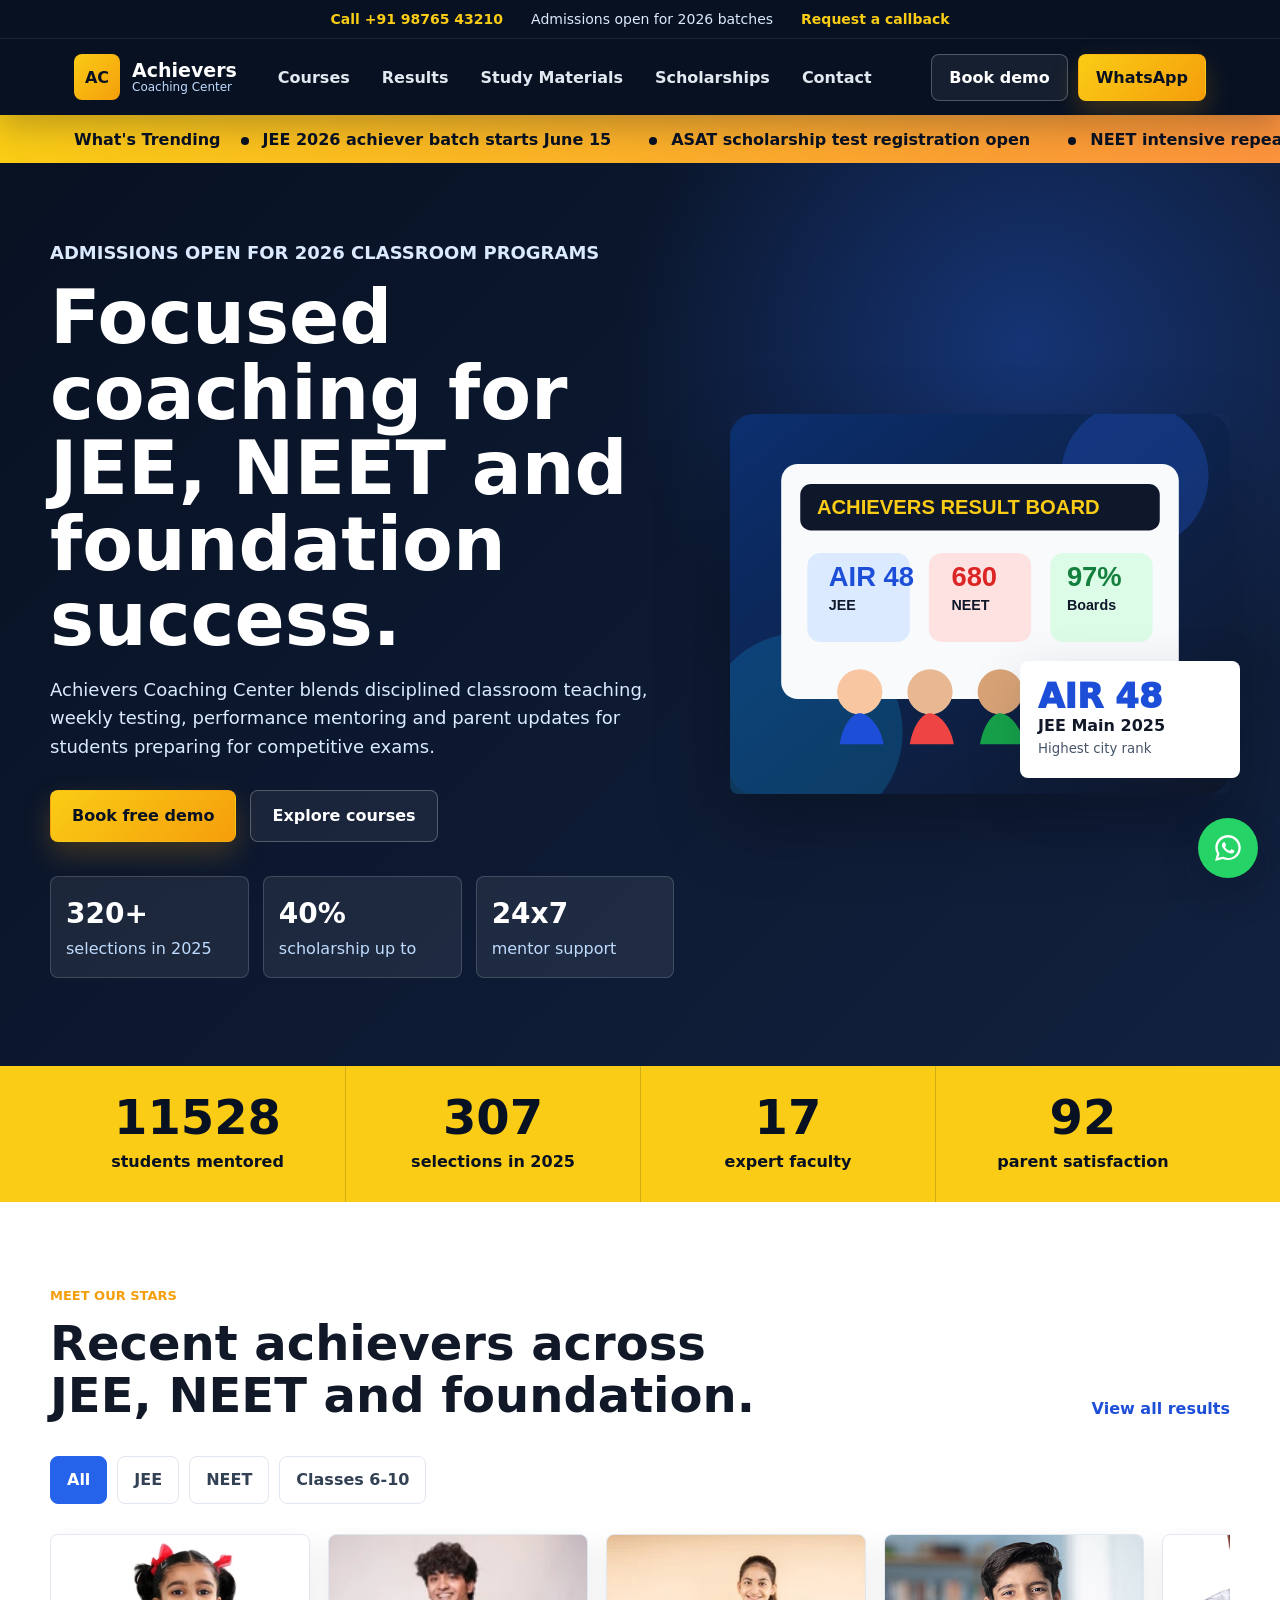
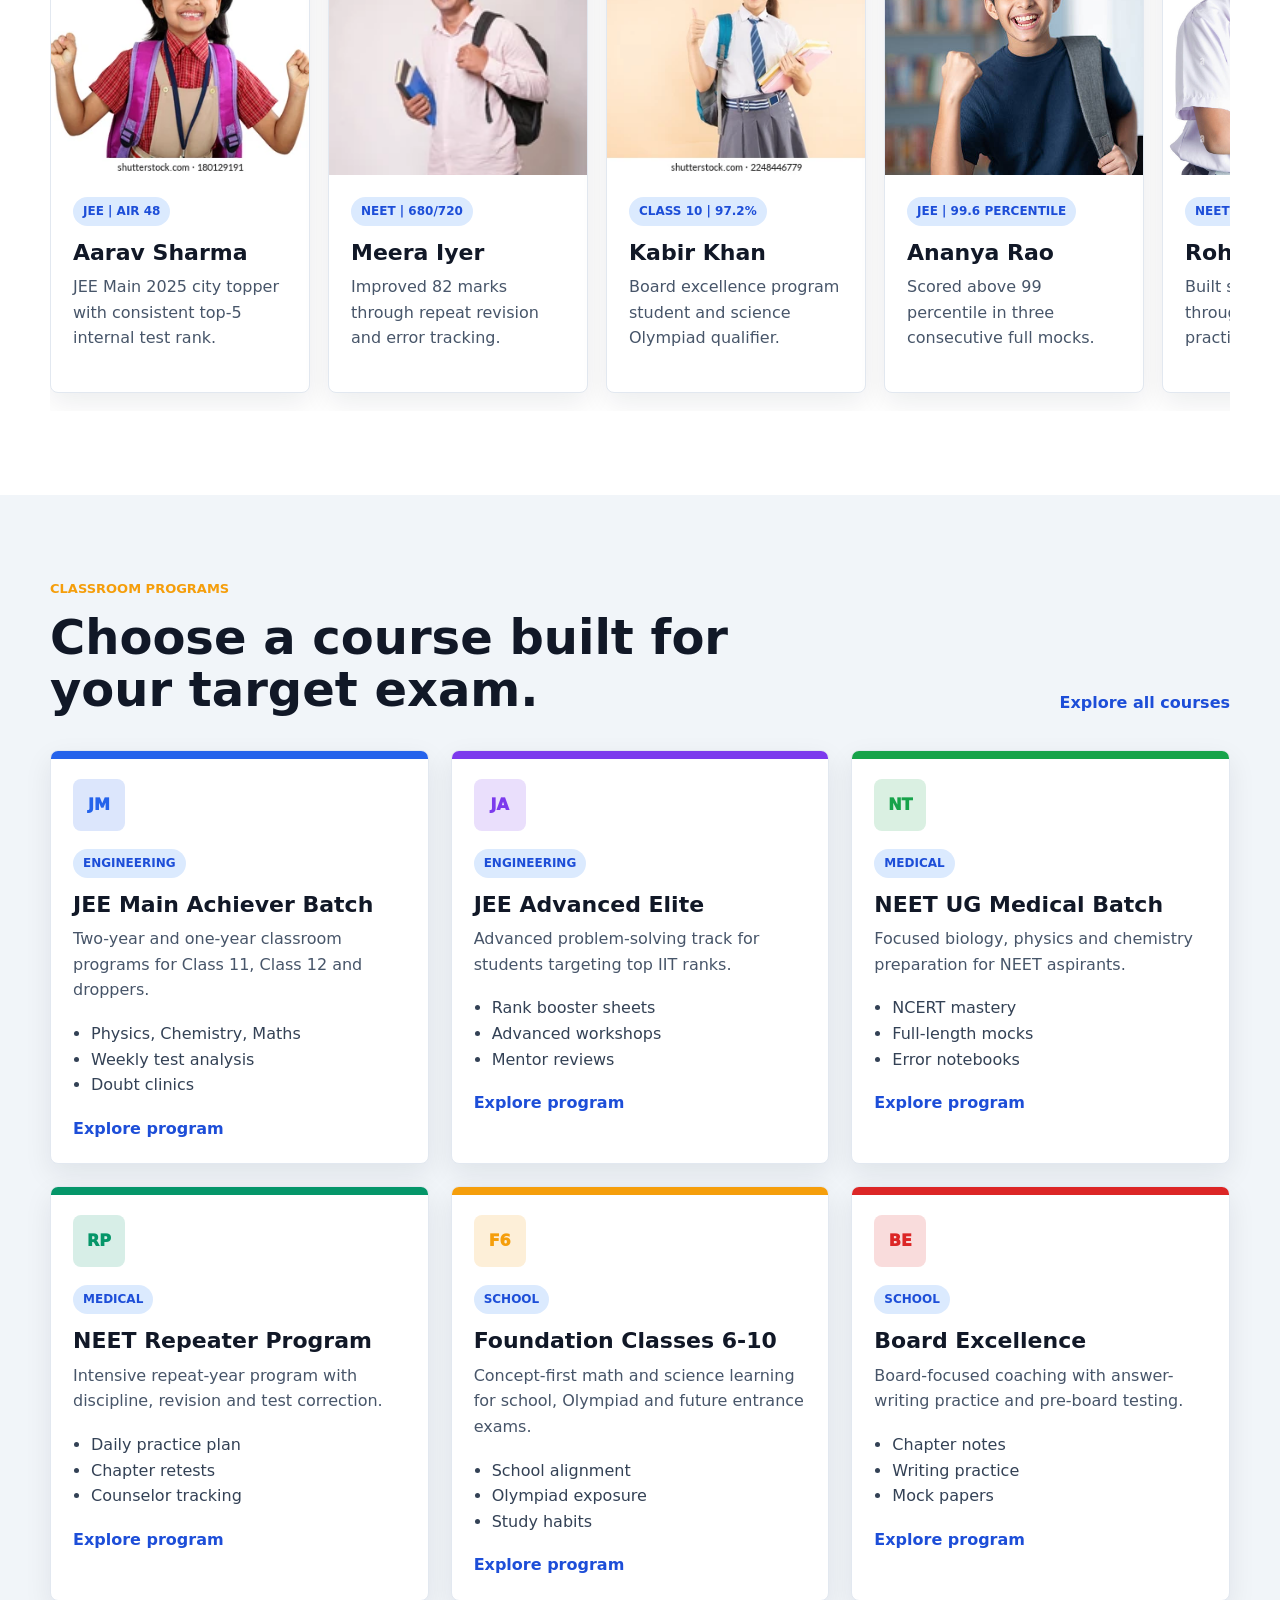
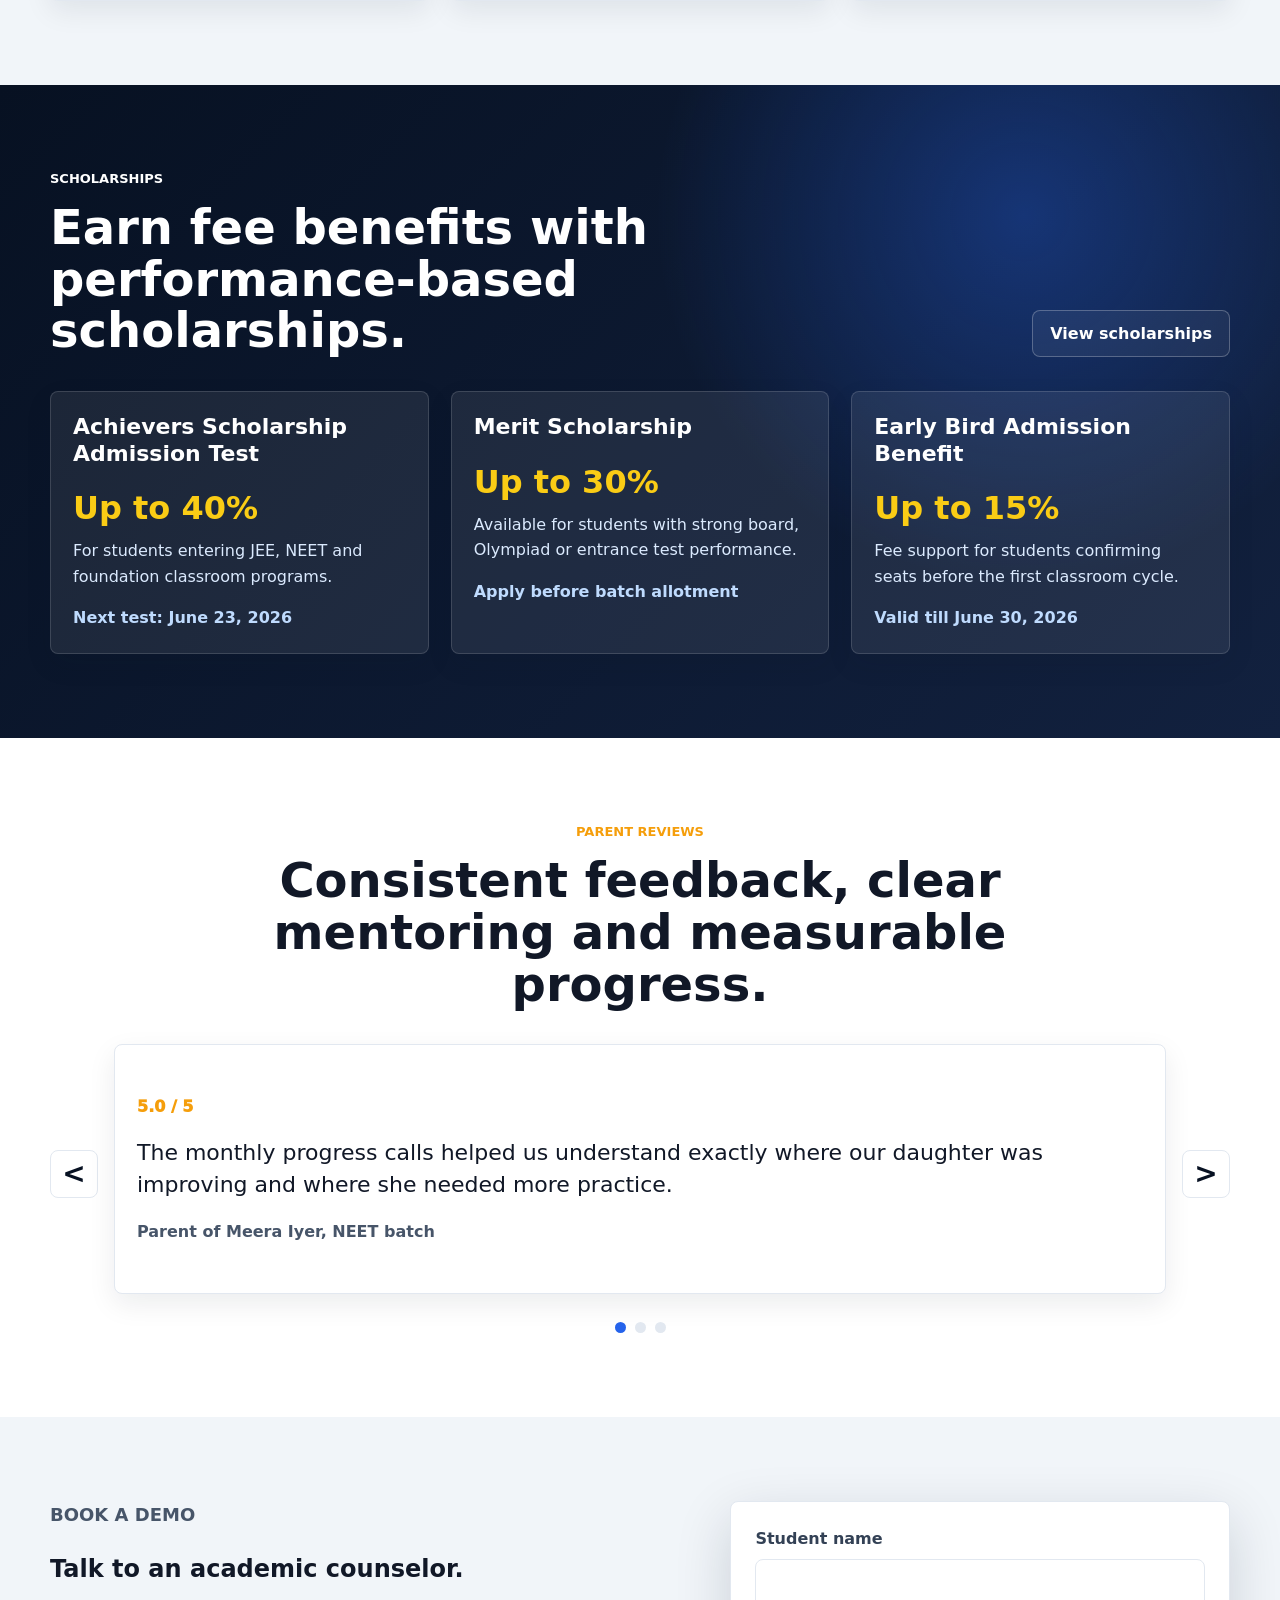
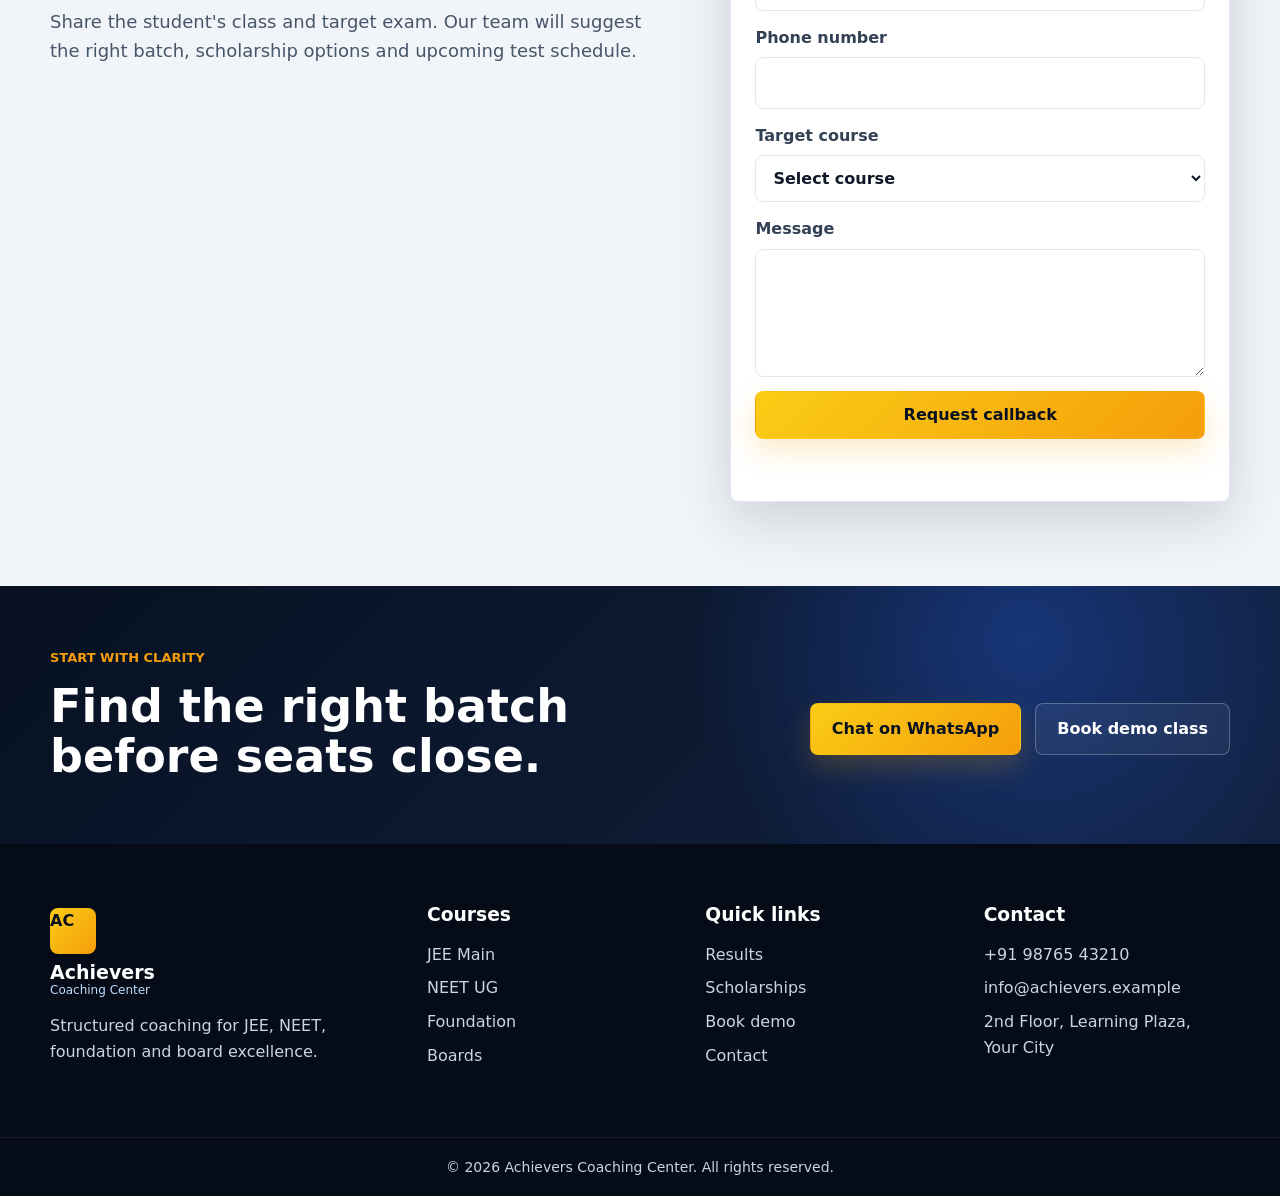
<file: index.html>
<!DOCTYPE html>
<html lang="en">
  <head>
    <meta charset="UTF-8" />
    <meta name="viewport" content="width=device-width, initial-scale=1.0" />
    <title>Achievers Coaching Center | JEE, NEET and Foundation Coaching</title>
    <meta
      name="description"
      content="Achievers Coaching Center offers classroom programs for JEE, NEET, foundation and board preparation with scholarships, results and expert mentors."
    />
    <link rel="stylesheet" href="styles.css" />
  </head>
  <body data-page="home">
    <header class="site-header">
      <div class="top-strip">
        <a href="tel:+919876543210">Call +91 98765 43210</a>
        <span>Admissions open for 2026 batches</span>
        <a href="contact.html#demo">Request a callback</a>
      </div>

      <nav class="navbar" aria-label="Primary navigation">
        <a class="brand" href="index.html" aria-label="Achievers Coaching Center home">
          <span class="brand-mark">AC</span>
          <span>
            <strong>Achievers</strong>
            <small>Coaching Center</small>
          </span>
        </a>

        <button class="menu-toggle" type="button" aria-expanded="false" aria-controls="mobile-menu">
          <span></span>
          <span></span>
          <span></span>
          <span class="sr-only">Open menu</span>
        </button>

        <div class="nav-links">
          <div class="nav-item">
            <button type="button">Courses</button>
            <div class="mega-menu">
              <div>
                <strong>Engineering</strong>
                <a href="courses.html#jee-main">JEE Main</a>
                <a href="courses.html#jee-advanced">JEE Advanced</a>
                <a href="courses.html#crash-courses">Crash Courses</a>
              </div>
              <div>
                <strong>Medical</strong>
                <a href="courses.html#neet">NEET UG</a>
                <a href="courses.html#repeaters">Repeater Program</a>
                <a href="courses.html#test-series">Test Series</a>
              </div>
              <div>
                <strong>School</strong>
                <a href="courses.html#foundation">Foundation 6-10</a>
                <a href="courses.html#boards">Board Excellence</a>
                <a href="courses.html#olympiad">Olympiad Prep</a>
              </div>
            </div>
          </div>
          <div class="nav-item">
            <button type="button">Results</button>
            <div class="mega-menu compact">
              <div>
                <strong>Achievements</strong>
                <a href="results.html#stars">JEE Selections</a>
                <a href="results.html#stars">NEET Selections</a>
                <a href="results.html#stars">School Toppers</a>
              </div>
              <div>
                <strong>Student Stories</strong>
                <a href="results.html#stars">Meet our Stars</a>
                <a href="results.html#testimonials">Parent Reviews</a>
              </div>
            </div>
          </div>
          <div class="nav-item">
            <button type="button">Study Materials</button>
            <div class="mega-menu compact">
              <div>
                <strong>Resources</strong>
                <a href="courses.html#test-series">Mock Tests</a>
                <a href="courses.html#boards">Board Notes</a>
                <a href="courses.html#foundation">Foundation Practice</a>
              </div>
              <div>
                <strong>Support</strong>
                <a href="contact.html#demo">Doubt Session</a>
                <a href="contact.html#demo">Mentor Call</a>
              </div>
            </div>
          </div>
          <a href="scholarships.html">Scholarships</a>
          <a href="contact.html">Contact</a>
        </div>

        <div class="nav-actions">
          <a class="ghost-button" href="contact.html#demo">Book demo</a>
          <a class="primary-button" href="https://wa.me/919876543210">WhatsApp</a>
        </div>
      </nav>

      <div class="mobile-menu" id="mobile-menu" hidden>
        <a href="courses.html">Courses</a>
        <a href="results.html">Results</a>
        <a href="scholarships.html">Scholarships</a>
        <a href="contact.html">Contact</a>
        <a class="primary-button" href="contact.html#demo">Book demo</a>
      </div>
    </header>

    <main>
      <section class="ticker" aria-label="Latest announcements">
        <strong>What's Trending</strong>
        <div class="ticker-track">
          <span>JEE 2026 achiever batch starts June 15</span>
          <span>ASAT scholarship test registration open</span>
          <span>NEET intensive repeater program now enrolling</span>
          <span>Foundation classes for 6-10 with Olympiad support</span>
        </div>
      </section>

      <section class="hero section-dark">
        <div class="section-inner hero-grid">
          <div class="hero-copy">
            <p class="eyebrow">Admissions open for 2026 classroom programs</p>
            <h1>Focused coaching for JEE, NEET and foundation success.</h1>
            <p>
              Achievers Coaching Center blends disciplined classroom teaching, weekly testing,
              performance mentoring and parent updates for students preparing for competitive exams.
            </p>
            <div class="hero-actions">
              <a class="primary-button large" href="#demo">Book free demo</a>
              <a class="ghost-button large" href="courses.html">Explore courses</a>
            </div>
            <div class="hero-proof" aria-label="Result highlights">
              <span><strong>320+</strong> selections in 2025</span>
              <span><strong>40%</strong> scholarship up to</span>
              <span><strong>24x7</strong> mentor support</span>
            </div>
          </div>

          <div class="hero-media" aria-label="Achievers classroom result highlights">
            <img src="assets/hero-achievers.svg" alt="Students celebrating exam results at Achievers Coaching Center" />
            <div class="rank-card">
              <span>AIR 48</span>
              <strong>JEE Main 2025</strong>
              <small>Highest city rank</small>
            </div>
          </div>
        </div>
      </section>

      <section class="stats-band" aria-label="Achievers by the numbers">
        <div class="section-inner stats-grid">
          <div><strong data-count="12000">0</strong><span>students mentored</span></div>
          <div><strong data-count="320">0</strong><span>selections in 2025</span></div>
          <div><strong data-count="18">0</strong><span>expert faculty</span></div>
          <div><strong data-count="96">0</strong><span>parent satisfaction</span></div>
        </div>
      </section>

      <section class="section">
        <div class="section-inner section-heading split">
          <div>
            <p class="eyebrow">Meet our stars</p>
            <h2>Recent achievers across JEE, NEET and foundation.</h2>
          </div>
          <a class="text-link" href="results.html">View all results</a>
        </div>
        <div class="section-inner">
          <div class="filter-tabs" data-filter-group="stars">
            <button class="active" type="button" data-filter="all">All</button>
            <button type="button" data-filter="jee">JEE</button>
            <button type="button" data-filter="neet">NEET</button>
            <button type="button" data-filter="foundation">Classes 6-10</button>
          </div>
          <div class="card-rail stars-rail" data-render="stars" data-limit="6"></div>
        </div>
      </section>

      <section class="section section-soft">
        <div class="section-inner section-heading split">
          <div>
            <p class="eyebrow">Classroom programs</p>
            <h2>Choose a course built for your target exam.</h2>
          </div>
          <a class="text-link" href="courses.html">Explore all courses</a>
        </div>
        <div class="section-inner course-grid" data-render="courses" data-limit="6"></div>
      </section>

      <section class="section section-dark scholarship-preview">
        <div class="section-inner section-heading split">
          <div>
            <p class="eyebrow">Scholarships</p>
            <h2>Earn fee benefits with performance-based scholarships.</h2>
          </div>
          <a class="ghost-button" href="scholarships.html">View scholarships</a>
        </div>
        <div class="section-inner scholarship-grid" data-render="scholarships" data-limit="3"></div>
      </section>

      <section class="section">
        <div class="section-inner section-heading center">
          <p class="eyebrow">Parent reviews</p>
          <h2>Consistent feedback, clear mentoring and measurable progress.</h2>
        </div>
        <div class="section-inner testimonial-shell">
          <button class="slider-button" type="button" data-testimonial-prev aria-label="Previous testimonial">&lt;</button>
          <div class="testimonial-window" data-render="testimonials" aria-live="polite"></div>
          <button class="slider-button" type="button" data-testimonial-next aria-label="Next testimonial">&gt;</button>
        </div>
        <div class="testimonial-dots" data-testimonial-dots></div>
      </section>

      <section class="section section-soft" id="demo">
        <div class="section-inner demo-grid">
          <div>
            <p class="eyebrow">Book a demo</p>
            <h2>Talk to an academic counselor.</h2>
            <p>
              Share the student's class and target exam. Our team will suggest the right batch,
              scholarship options and upcoming test schedule.
            </p>
          </div>
          <form class="lead-form" data-lead-form>
            <label>
              Student name
              <input name="name" type="text" autocomplete="name" required />
            </label>
            <label>
              Phone number
              <input name="phone" type="tel" autocomplete="tel" required />
            </label>
            <label>
              Target course
              <select name="course" required>
                <option value="">Select course</option>
                <option>JEE Main + Advanced</option>
                <option>NEET UG</option>
                <option>Foundation Classes 6-10</option>
                <option>Board Excellence</option>
              </select>
            </label>
            <label>
              Message
              <textarea name="message" rows="4" required></textarea>
            </label>
            <button class="primary-button" type="submit">Request callback</button>
            <p class="form-status" role="status"></p>
          </form>
        </div>
      </section>

      <section class="final-cta section-dark">
        <div class="section-inner cta-grid">
          <div>
            <p class="eyebrow">Start with clarity</p>
            <h2>Find the right batch before seats close.</h2>
          </div>
          <div class="cta-actions">
            <a class="primary-button large" href="https://wa.me/919876543210">Chat on WhatsApp</a>
            <a class="ghost-button large" href="#demo">Book demo class</a>
          </div>
        </div>
      </section>
    </main>

    <footer class="site-footer">
      <div class="section-inner footer-grid">
        <div>
          <a class="brand footer-brand" href="index.html">
            <span class="brand-mark">AC</span>
            <span>
              <strong>Achievers</strong>
              <small>Coaching Center</small>
            </span>
          </a>
          <p>Structured coaching for JEE, NEET, foundation and board excellence.</p>
        </div>
        <div>
          <h3>Courses</h3>
          <a href="courses.html#jee-main">JEE Main</a>
          <a href="courses.html#neet">NEET UG</a>
          <a href="courses.html#foundation">Foundation</a>
          <a href="courses.html#boards">Boards</a>
        </div>
        <div>
          <h3>Quick links</h3>
          <a href="results.html">Results</a>
          <a href="scholarships.html">Scholarships</a>
          <a href="contact.html#demo">Book demo</a>
          <a href="contact.html">Contact</a>
        </div>
        <div>
          <h3>Contact</h3>
          <a href="tel:+919876543210">+91 98765 43210</a>
          <a href="mailto:info@achievers.example">info@achievers.example</a>
          <span>2nd Floor, Learning Plaza, Your City</span>
        </div>
      </div>
      <div class="footer-bottom">&copy; 2026 Achievers Coaching Center. All rights reserved.</div>
    </footer>

    <script src="script.js"></script>
  </body>
</html>
</file>
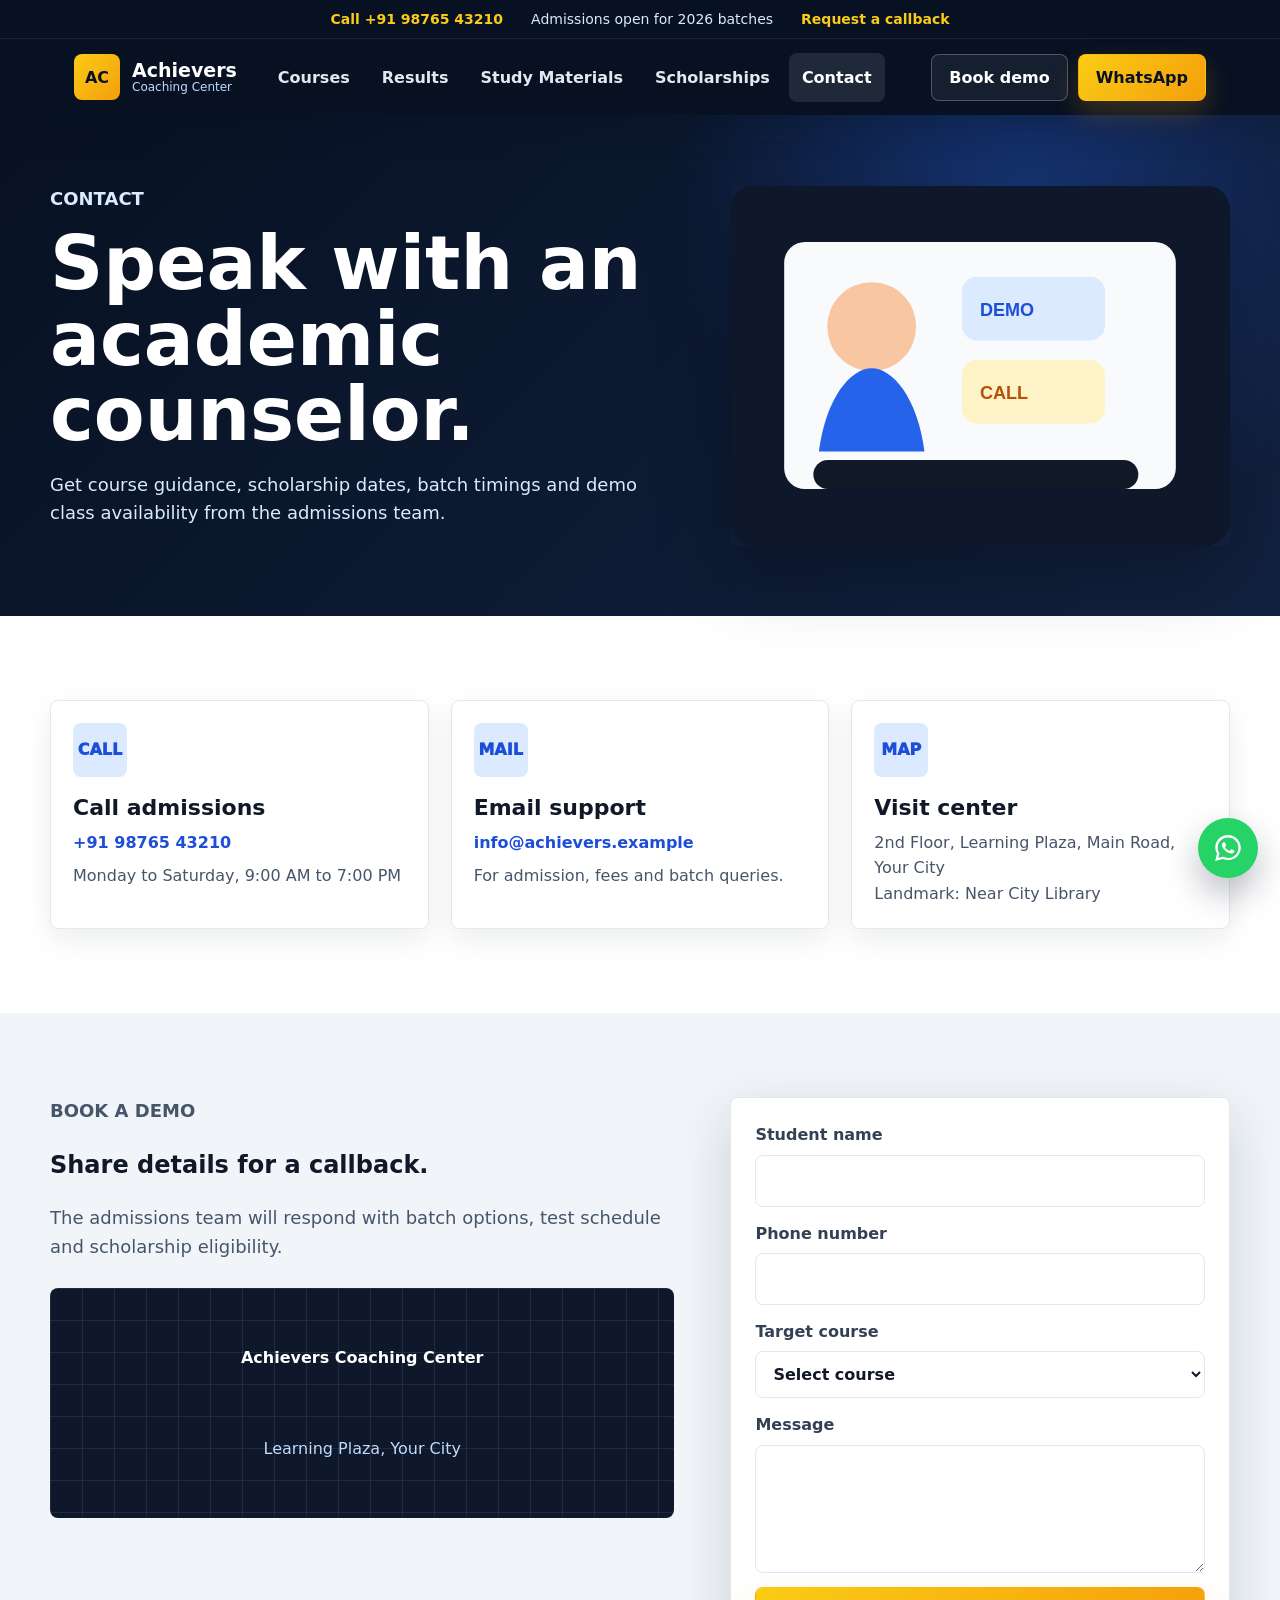
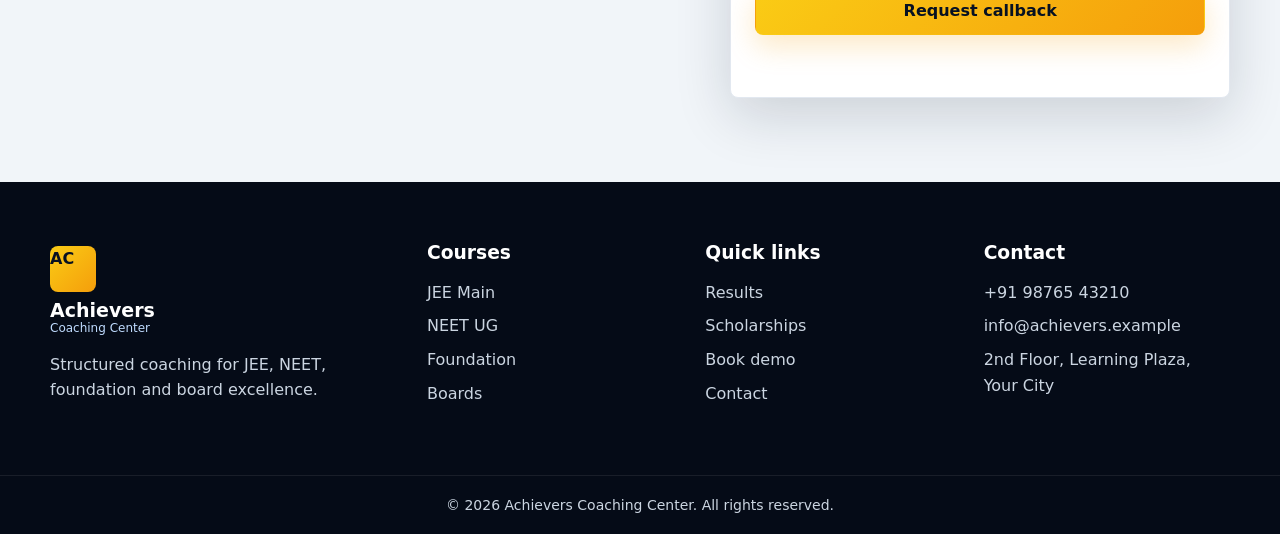
<file: contact.html>
<!DOCTYPE html>
<html lang="en">
  <head>
    <meta charset="UTF-8" />
    <meta name="viewport" content="width=device-width, initial-scale=1.0" />
    <title>Contact | Achievers Coaching Center</title>
    <meta name="description" content="Contact Achievers Coaching Center for demo classes, counseling and admissions." />
    <link rel="stylesheet" href="styles.css" />
  </head>
  <body data-page="contact">
    <header class="site-header">
      <div class="top-strip"><a href="tel:+919876543210">Call +91 98765 43210</a><span>Admissions open for 2026 batches</span><a href="#demo">Request a callback</a></div>
      <nav class="navbar" aria-label="Primary navigation">
        <a class="brand" href="index.html"><span class="brand-mark">AC</span><span><strong>Achievers</strong><small>Coaching Center</small></span></a>
        <button class="menu-toggle" type="button" aria-expanded="false" aria-controls="mobile-menu"><span></span><span></span><span></span><span class="sr-only">Open menu</span></button>
        <div class="nav-links">
          <div class="nav-item">
            <button type="button">Courses</button>
            <div class="mega-menu">
              <div>
                <strong>Engineering</strong>
                <a href="courses.html#jee-main">JEE Main</a>
                <a href="courses.html#jee-advanced">JEE Advanced</a>
                <a href="courses.html#crash-courses">Crash Courses</a>
              </div>
              <div>
                <strong>Medical</strong>
                <a href="courses.html#neet">NEET UG</a>
                <a href="courses.html#repeaters">Repeater Program</a>
                <a href="courses.html#test-series">Test Series</a>
              </div>
              <div>
                <strong>School</strong>
                <a href="courses.html#foundation">Foundation 6-10</a>
                <a href="courses.html#boards">Board Excellence</a>
                <a href="courses.html#olympiad">Olympiad Prep</a>
              </div>
            </div>
          </div>
          <div class="nav-item">
            <button type="button">Results</button>
            <div class="mega-menu compact">
              <div>
                <strong>Achievements</strong>
                <a href="results.html#stars">JEE Selections</a>
                <a href="results.html#stars">NEET Selections</a>
                <a href="results.html#stars">School Toppers</a>
              </div>
              <div>
                <strong>Student Stories</strong>
                <a href="results.html#stars">Meet our Stars</a>
                <a href="results.html#testimonials">Parent Reviews</a>
              </div>
            </div>
          </div>
          <div class="nav-item">
            <button type="button">Study Materials</button>
            <div class="mega-menu compact">
              <div>
                <strong>Resources</strong>
                <a href="courses.html#test-series">Mock Tests</a>
                <a href="courses.html#boards">Board Notes</a>
                <a href="courses.html#foundation">Foundation Practice</a>
              </div>
              <div>
                <strong>Support</strong>
                <a href="contact.html#demo">Doubt Session</a>
                <a href="contact.html#demo">Mentor Call</a>
              </div>
            </div>
          </div>
          <a href="scholarships.html">Scholarships</a>
          <a class="active" href="contact.html">Contact</a>
        </div>
        <div class="nav-actions"><a class="ghost-button" href="#demo">Book demo</a><a class="primary-button" href="https://wa.me/919876543210">WhatsApp</a></div>
      </nav>
      <div class="mobile-menu" id="mobile-menu" hidden><a href="index.html">Home</a><a href="courses.html">Courses</a><a href="results.html">Results</a><a href="scholarships.html">Scholarships</a><a href="contact.html">Contact</a></div>
    </header>

    <main>
      <section class="page-hero section-dark">
        <div class="section-inner page-hero-grid">
          <div>
            <p class="eyebrow">Contact</p>
            <h1>Speak with an academic counselor.</h1>
            <p>Get course guidance, scholarship dates, batch timings and demo class availability from the admissions team.</p>
          </div>
          <img src="assets/contact-desk.svg" alt="Counseling desk for admission support" />
        </div>
      </section>

      <section class="section">
        <div class="section-inner contact-grid">
          <article class="contact-card">
            <span class="contact-icon">CALL</span>
            <h2>Call admissions</h2>
            <a href="tel:+919876543210">+91 98765 43210</a>
            <p>Monday to Saturday, 9:00 AM to 7:00 PM</p>
          </article>
          <article class="contact-card">
            <span class="contact-icon">MAIL</span>
            <h2>Email support</h2>
            <a href="mailto:info@achievers.example">info@achievers.example</a>
            <p>For admission, fees and batch queries.</p>
          </article>
          <article class="contact-card">
            <span class="contact-icon">MAP</span>
            <h2>Visit center</h2>
            <p>2nd Floor, Learning Plaza, Main Road, Your City</p>
            <p>Landmark: Near City Library</p>
          </article>
        </div>
      </section>

      <section class="section section-soft" id="demo">
        <div class="section-inner demo-grid">
          <div>
            <p class="eyebrow">Book a demo</p>
            <h2>Share details for a callback.</h2>
            <p>The admissions team will respond with batch options, test schedule and scholarship eligibility.</p>
            <div class="map-placeholder" aria-label="Map placeholder">
              <strong>Achievers Coaching Center</strong>
              <span>Learning Plaza, Your City</span>
            </div>
          </div>
          <form class="lead-form" data-lead-form>
            <label>
              Student name
              <input name="name" type="text" autocomplete="name" required />
            </label>
            <label>
              Phone number
              <input name="phone" type="tel" autocomplete="tel" required />
            </label>
            <label>
              Target course
              <select name="course" required>
                <option value="">Select course</option>
                <option>JEE Main + Advanced</option>
                <option>NEET UG</option>
                <option>Foundation Classes 6-10</option>
                <option>Board Excellence</option>
              </select>
            </label>
            <label>
              Message
              <textarea name="message" rows="4" required></textarea>
            </label>
            <button class="primary-button" type="submit">Request callback</button>
            <p class="form-status" role="status"></p>
          </form>
        </div>
      </section>
    </main>

    <footer class="site-footer">
      <div class="section-inner footer-grid">
        <div><a class="brand footer-brand" href="index.html"><span class="brand-mark">AC</span><span><strong>Achievers</strong><small>Coaching Center</small></span></a><p>Structured coaching for JEE, NEET, foundation and board excellence.</p></div>
        <div><h3>Courses</h3><a href="courses.html#jee-main">JEE Main</a><a href="courses.html#neet">NEET UG</a><a href="courses.html#foundation">Foundation</a><a href="courses.html#boards">Boards</a></div>
        <div><h3>Quick links</h3><a href="results.html">Results</a><a href="scholarships.html">Scholarships</a><a href="contact.html#demo">Book demo</a><a href="contact.html">Contact</a></div>
        <div><h3>Contact</h3><a href="tel:+919876543210">+91 98765 43210</a><a href="mailto:info@achievers.example">info@achievers.example</a><span>2nd Floor, Learning Plaza, Your City</span></div>
      </div>
      <div class="footer-bottom">&copy; 2026 Achievers Coaching Center. All rights reserved.</div>
    </footer>
    <script src="script.js"></script>
  </body>
</html>
</file>
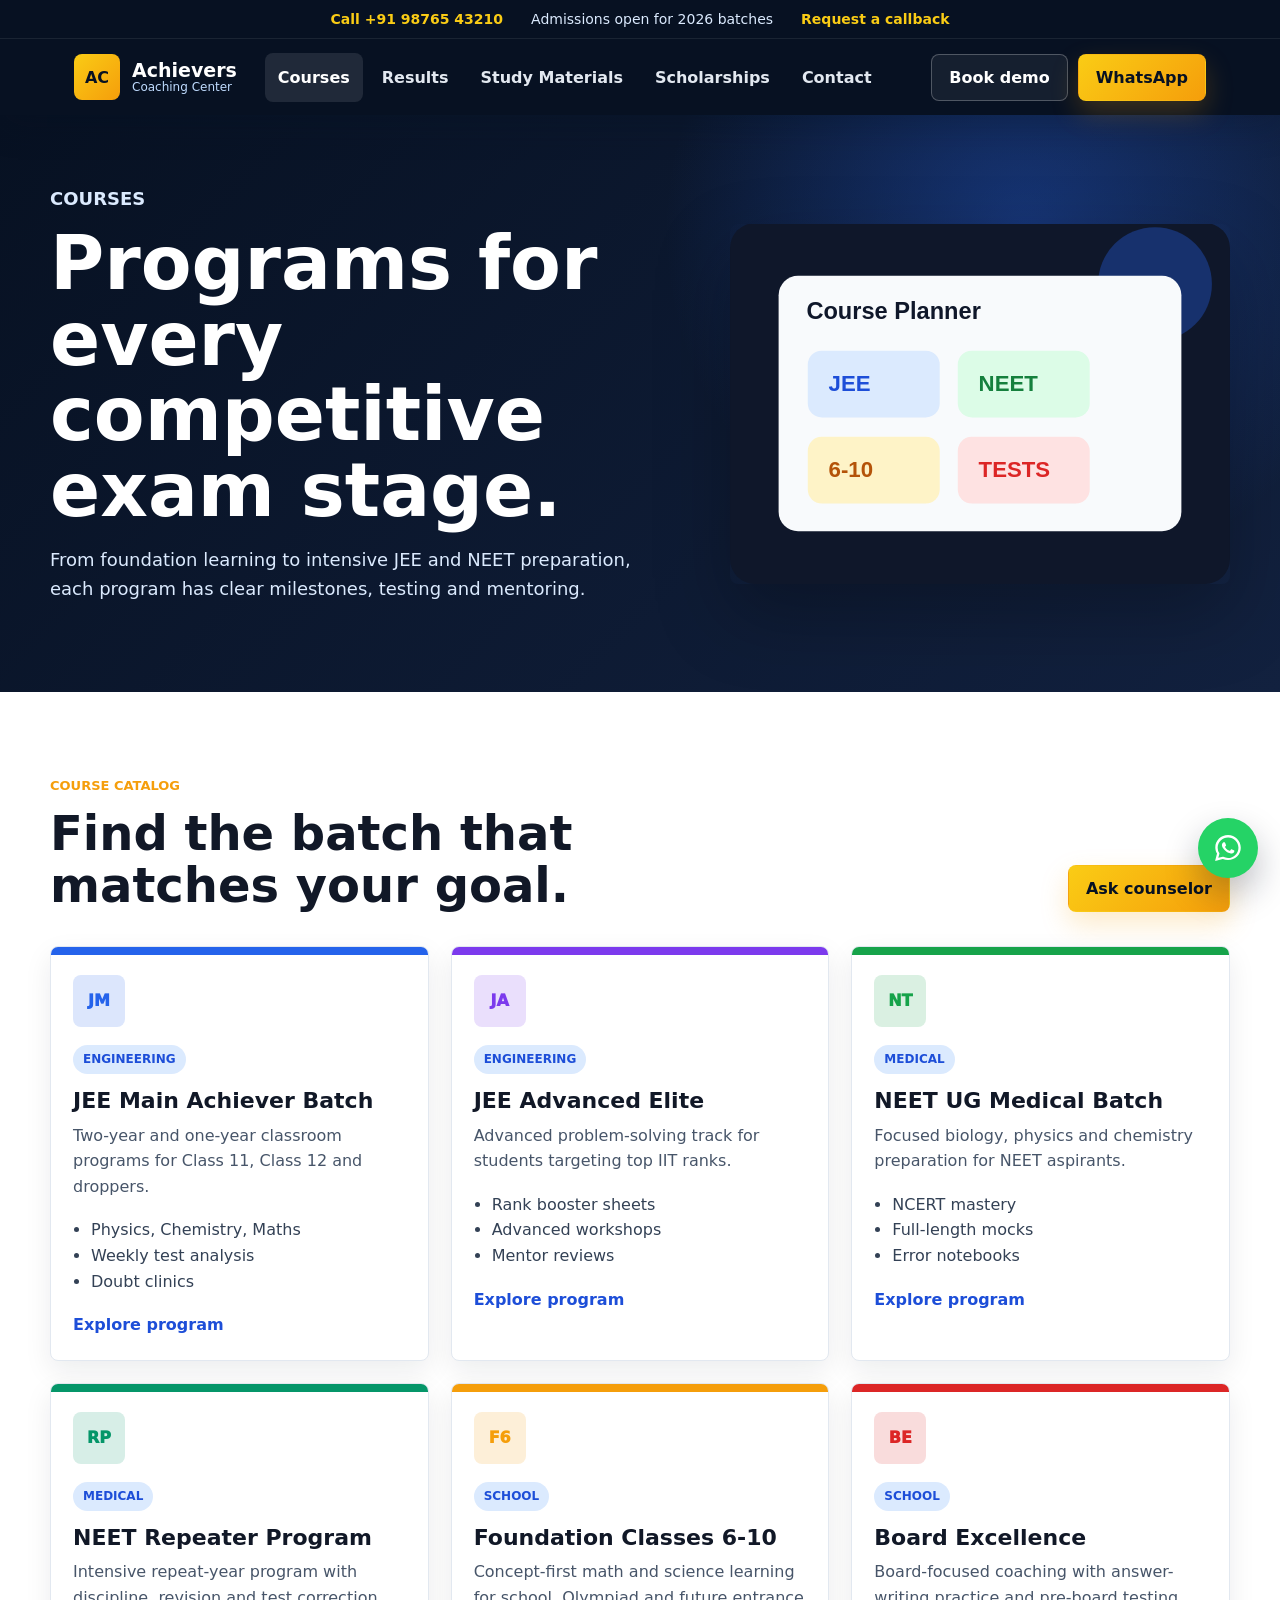
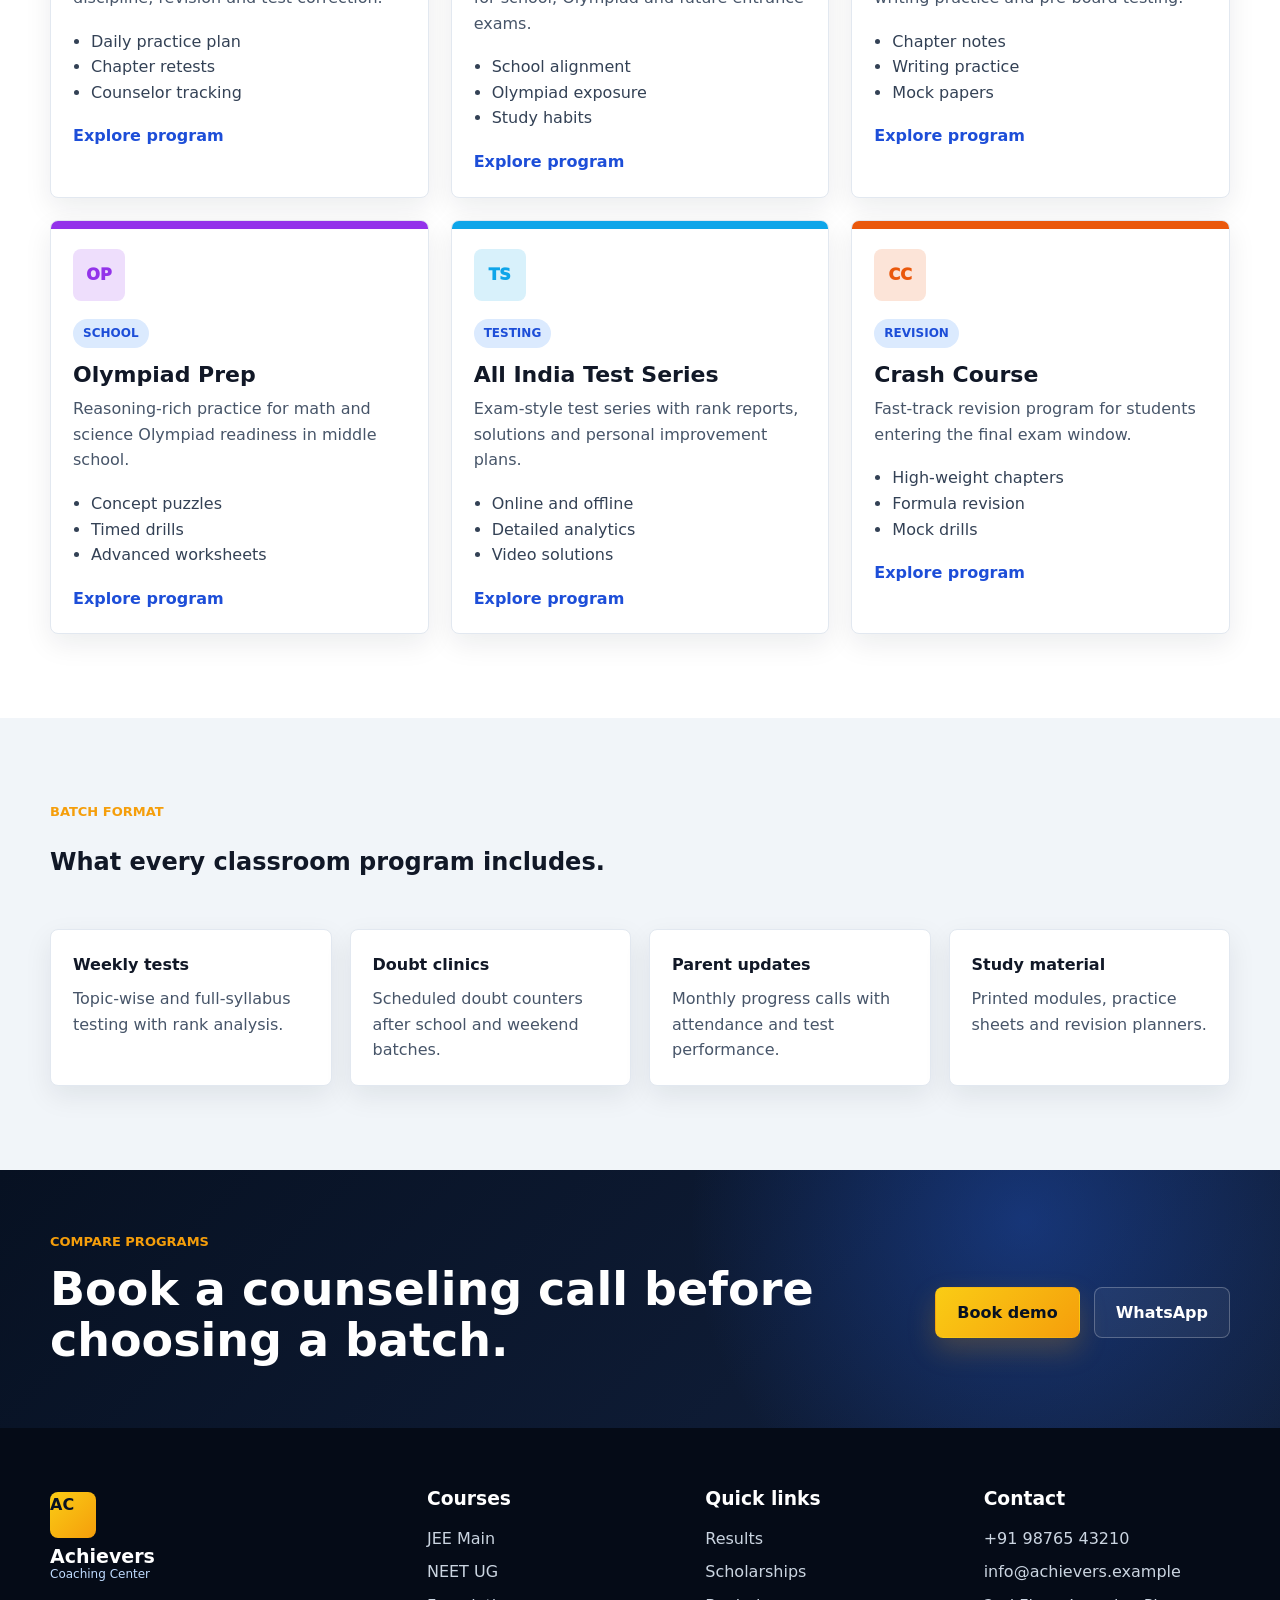
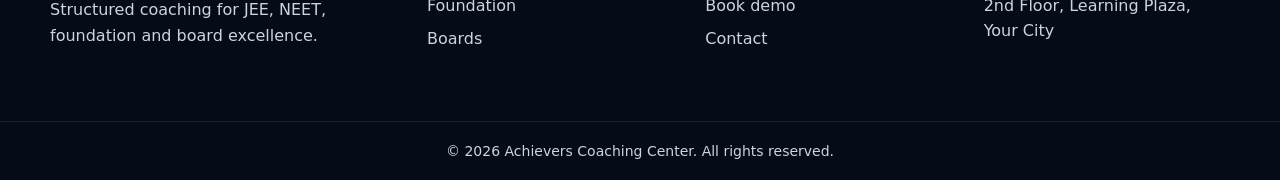
<file: courses.html>
<!DOCTYPE html>
<html lang="en">
  <head>
    <meta charset="UTF-8" />
    <meta name="viewport" content="width=device-width, initial-scale=1.0" />
    <title>Courses | Achievers Coaching Center</title>
    <meta name="description" content="Explore JEE, NEET, foundation, boards and test series courses at Achievers Coaching Center." />
    <link rel="stylesheet" href="styles.css" />
  </head>
  <body data-page="courses">
    <header class="site-header">
      <div class="top-strip">
        <a href="tel:+919876543210">Call +91 98765 43210</a>
        <span>Admissions open for 2026 batches</span>
        <a href="contact.html#demo">Request a callback</a>
      </div>
      <nav class="navbar" aria-label="Primary navigation">
        <a class="brand" href="index.html"><span class="brand-mark">AC</span><span><strong>Achievers</strong><small>Coaching Center</small></span></a>
        <button class="menu-toggle" type="button" aria-expanded="false" aria-controls="mobile-menu"><span></span><span></span><span></span><span class="sr-only">Open menu</span></button>
        <div class="nav-links">
          <div class="nav-item active-section">
            <button type="button">Courses</button>
            <div class="mega-menu">
              <div>
                <strong>Engineering</strong>
                <a href="courses.html#jee-main">JEE Main</a>
                <a href="courses.html#jee-advanced">JEE Advanced</a>
                <a href="courses.html#crash-courses">Crash Courses</a>
              </div>
              <div>
                <strong>Medical</strong>
                <a href="courses.html#neet">NEET UG</a>
                <a href="courses.html#repeaters">Repeater Program</a>
                <a href="courses.html#test-series">Test Series</a>
              </div>
              <div>
                <strong>School</strong>
                <a href="courses.html#foundation">Foundation 6-10</a>
                <a href="courses.html#boards">Board Excellence</a>
                <a href="courses.html#olympiad">Olympiad Prep</a>
              </div>
            </div>
          </div>
          <div class="nav-item">
            <button type="button">Results</button>
            <div class="mega-menu compact">
              <div>
                <strong>Achievements</strong>
                <a href="results.html#stars">JEE Selections</a>
                <a href="results.html#stars">NEET Selections</a>
                <a href="results.html#stars">School Toppers</a>
              </div>
              <div>
                <strong>Student Stories</strong>
                <a href="results.html#stars">Meet our Stars</a>
                <a href="results.html#testimonials">Parent Reviews</a>
              </div>
            </div>
          </div>
          <div class="nav-item">
            <button type="button">Study Materials</button>
            <div class="mega-menu compact">
              <div>
                <strong>Resources</strong>
                <a href="courses.html#test-series">Mock Tests</a>
                <a href="courses.html#boards">Board Notes</a>
                <a href="courses.html#foundation">Foundation Practice</a>
              </div>
              <div>
                <strong>Support</strong>
                <a href="contact.html#demo">Doubt Session</a>
                <a href="contact.html#demo">Mentor Call</a>
              </div>
            </div>
          </div>
          <a href="scholarships.html">Scholarships</a>
          <a href="contact.html">Contact</a>
        </div>
        <div class="nav-actions">
          <a class="ghost-button" href="contact.html#demo">Book demo</a>
          <a class="primary-button" href="https://wa.me/919876543210">WhatsApp</a>
        </div>
      </nav>
      <div class="mobile-menu" id="mobile-menu" hidden>
        <a href="index.html">Home</a>
        <a href="courses.html">Courses</a>
        <a href="results.html">Results</a>
        <a href="scholarships.html">Scholarships</a>
        <a href="contact.html">Contact</a>
      </div>
    </header>

    <main>
      <section class="page-hero section-dark">
        <div class="section-inner page-hero-grid">
          <div>
            <p class="eyebrow">Courses</p>
            <h1>Programs for every competitive exam stage.</h1>
            <p>From foundation learning to intensive JEE and NEET preparation, each program has clear milestones, testing and mentoring.</p>
          </div>
          <img src="assets/course-lab.svg" alt="Course planning board for coaching programs" />
        </div>
      </section>

      <section class="section">
        <div class="section-inner section-heading split">
          <div>
            <p class="eyebrow">Course catalog</p>
            <h2>Find the batch that matches your goal.</h2>
          </div>
          <a class="primary-button" href="contact.html#demo">Ask counselor</a>
        </div>
        <div class="section-inner course-grid full" data-render="courses"></div>
      </section>

      <section class="section section-soft">
        <div class="section-inner program-table">
          <div class="table-heading">
            <p class="eyebrow">Batch format</p>
            <h2>What every classroom program includes.</h2>
          </div>
          <div class="feature-list">
            <article><strong>Weekly tests</strong><span>Topic-wise and full-syllabus testing with rank analysis.</span></article>
            <article><strong>Doubt clinics</strong><span>Scheduled doubt counters after school and weekend batches.</span></article>
            <article><strong>Parent updates</strong><span>Monthly progress calls with attendance and test performance.</span></article>
            <article><strong>Study material</strong><span>Printed modules, practice sheets and revision planners.</span></article>
          </div>
        </div>
      </section>

      <section class="final-cta section-dark">
        <div class="section-inner cta-grid">
          <div>
            <p class="eyebrow">Compare programs</p>
            <h2>Book a counseling call before choosing a batch.</h2>
          </div>
          <div class="cta-actions">
            <a class="primary-button large" href="contact.html#demo">Book demo</a>
            <a class="ghost-button large" href="https://wa.me/919876543210">WhatsApp</a>
          </div>
        </div>
      </section>
    </main>

    <footer class="site-footer">
      <div class="section-inner footer-grid">
        <div><a class="brand footer-brand" href="index.html"><span class="brand-mark">AC</span><span><strong>Achievers</strong><small>Coaching Center</small></span></a><p>Structured coaching for JEE, NEET, foundation and board excellence.</p></div>
        <div><h3>Courses</h3><a href="#jee-main">JEE Main</a><a href="#neet">NEET UG</a><a href="#foundation">Foundation</a><a href="#boards">Boards</a></div>
        <div><h3>Quick links</h3><a href="results.html">Results</a><a href="scholarships.html">Scholarships</a><a href="contact.html#demo">Book demo</a><a href="contact.html">Contact</a></div>
        <div><h3>Contact</h3><a href="tel:+919876543210">+91 98765 43210</a><a href="mailto:info@achievers.example">info@achievers.example</a><span>2nd Floor, Learning Plaza, Your City</span></div>
      </div>
      <div class="footer-bottom">&copy; 2026 Achievers Coaching Center. All rights reserved.</div>
    </footer>
    <script src="script.js"></script>
  </body>
</html>
</file>
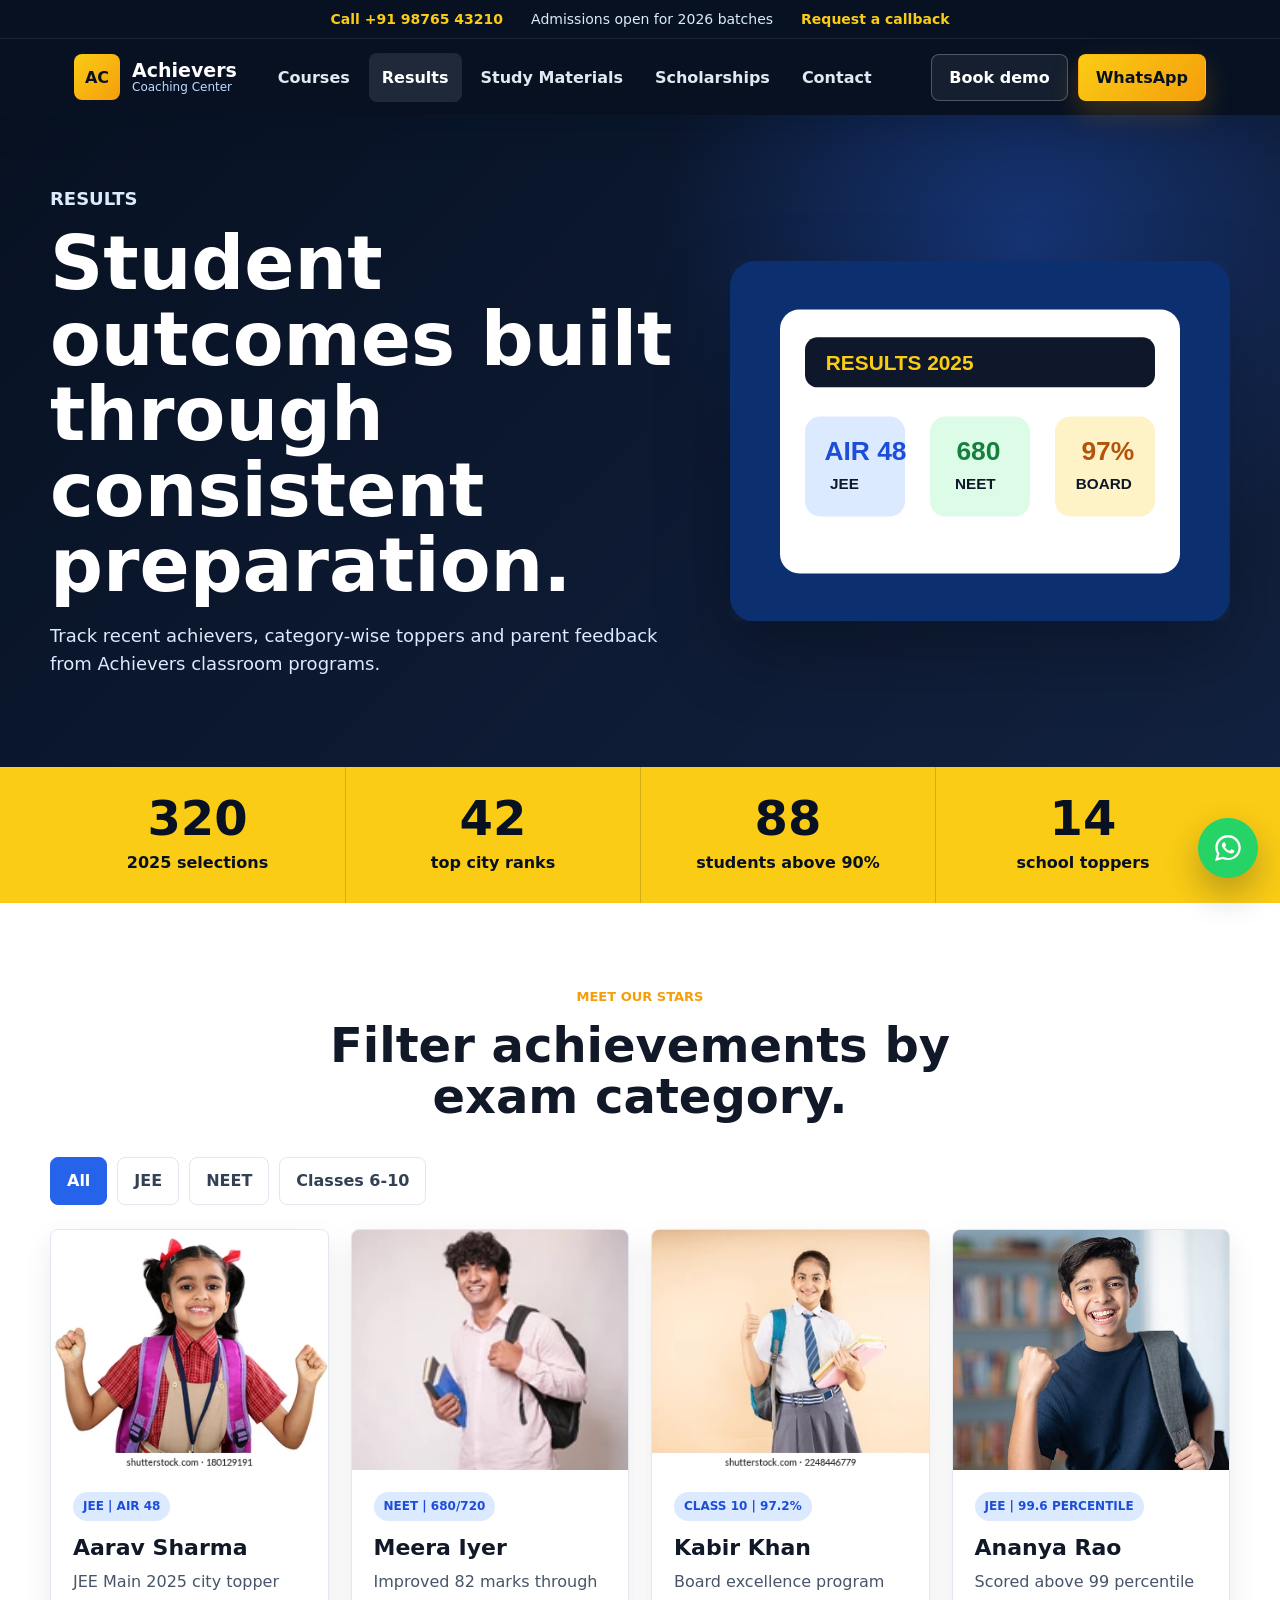
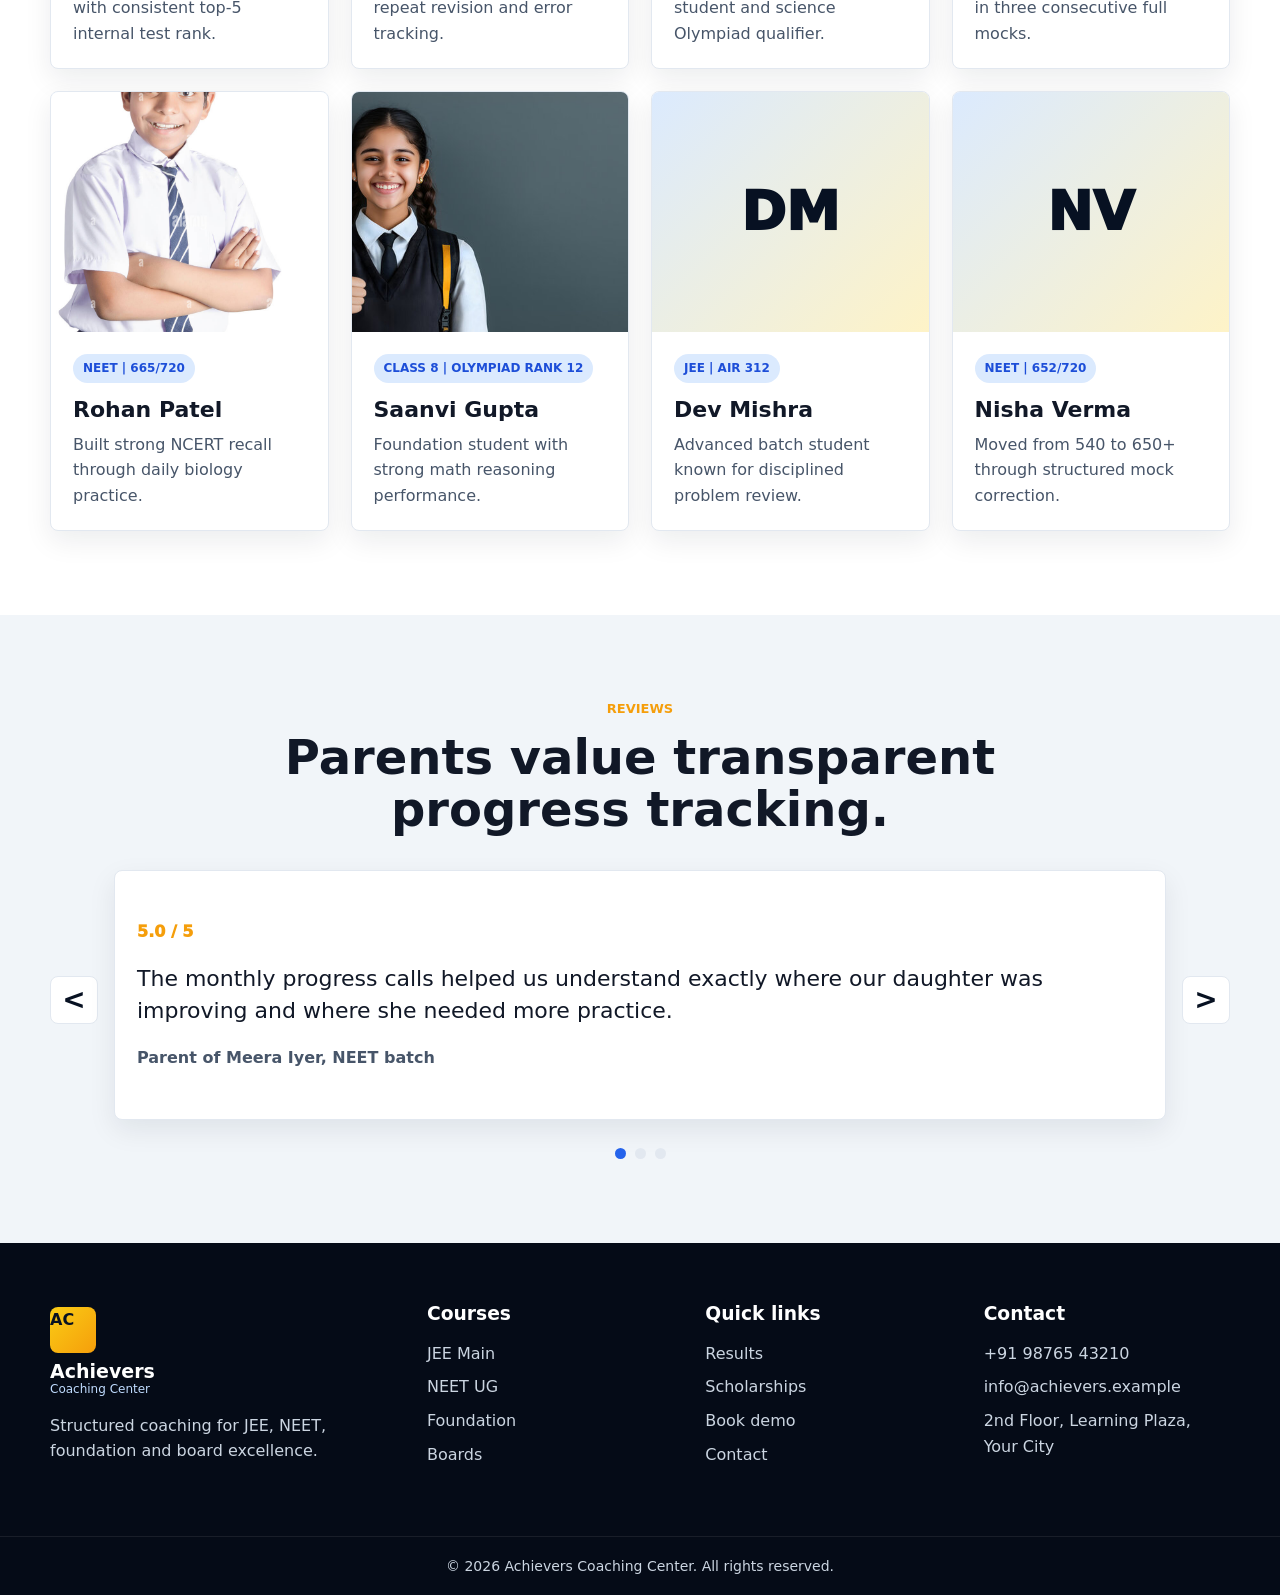
<file: results.html>
<!DOCTYPE html>
<html lang="en">
  <head>
    <meta charset="UTF-8" />
    <meta name="viewport" content="width=device-width, initial-scale=1.0" />
    <title>Results | Achievers Coaching Center</title>
    <meta name="description" content="View Achievers Coaching Center toppers and student success stories across JEE, NEET and foundation programs." />
    <link rel="stylesheet" href="styles.css" />
  </head>
  <body data-page="results">
    <header class="site-header">
      <div class="top-strip"><a href="tel:+919876543210">Call +91 98765 43210</a><span>Admissions open for 2026 batches</span><a href="contact.html#demo">Request a callback</a></div>
      <nav class="navbar" aria-label="Primary navigation">
        <a class="brand" href="index.html"><span class="brand-mark">AC</span><span><strong>Achievers</strong><small>Coaching Center</small></span></a>
        <button class="menu-toggle" type="button" aria-expanded="false" aria-controls="mobile-menu"><span></span><span></span><span></span><span class="sr-only">Open menu</span></button>
        <div class="nav-links">
          <div class="nav-item">
            <button type="button">Courses</button>
            <div class="mega-menu">
              <div>
                <strong>Engineering</strong>
                <a href="courses.html#jee-main">JEE Main</a>
                <a href="courses.html#jee-advanced">JEE Advanced</a>
                <a href="courses.html#crash-courses">Crash Courses</a>
              </div>
              <div>
                <strong>Medical</strong>
                <a href="courses.html#neet">NEET UG</a>
                <a href="courses.html#repeaters">Repeater Program</a>
                <a href="courses.html#test-series">Test Series</a>
              </div>
              <div>
                <strong>School</strong>
                <a href="courses.html#foundation">Foundation 6-10</a>
                <a href="courses.html#boards">Board Excellence</a>
                <a href="courses.html#olympiad">Olympiad Prep</a>
              </div>
            </div>
          </div>
          <div class="nav-item active-section">
            <button type="button">Results</button>
            <div class="mega-menu compact">
              <div>
                <strong>Achievements</strong>
                <a href="results.html#stars">JEE Selections</a>
                <a href="results.html#stars">NEET Selections</a>
                <a href="results.html#stars">School Toppers</a>
              </div>
              <div>
                <strong>Student Stories</strong>
                <a href="results.html#stars">Meet our Stars</a>
                <a href="results.html#testimonials">Parent Reviews</a>
              </div>
            </div>
          </div>
          <div class="nav-item">
            <button type="button">Study Materials</button>
            <div class="mega-menu compact">
              <div>
                <strong>Resources</strong>
                <a href="courses.html#test-series">Mock Tests</a>
                <a href="courses.html#boards">Board Notes</a>
                <a href="courses.html#foundation">Foundation Practice</a>
              </div>
              <div>
                <strong>Support</strong>
                <a href="contact.html#demo">Doubt Session</a>
                <a href="contact.html#demo">Mentor Call</a>
              </div>
            </div>
          </div>
          <a href="scholarships.html">Scholarships</a>
          <a href="contact.html">Contact</a>
        </div>
        <div class="nav-actions"><a class="ghost-button" href="contact.html#demo">Book demo</a><a class="primary-button" href="https://wa.me/919876543210">WhatsApp</a></div>
      </nav>
      <div class="mobile-menu" id="mobile-menu" hidden><a href="index.html">Home</a><a href="courses.html">Courses</a><a href="results.html">Results</a><a href="scholarships.html">Scholarships</a><a href="contact.html">Contact</a></div>
    </header>

    <main>
      <section class="page-hero section-dark">
        <div class="section-inner page-hero-grid">
          <div>
            <p class="eyebrow">Results</p>
            <h1>Student outcomes built through consistent preparation.</h1>
            <p>Track recent achievers, category-wise toppers and parent feedback from Achievers classroom programs.</p>
          </div>
          <img src="assets/result-board.svg" alt="Result board showing competitive exam achievements" />
        </div>
      </section>

      <section class="stats-band" aria-label="Result statistics">
        <div class="section-inner stats-grid">
          <div><strong data-count="320">0</strong><span>2025 selections</span></div>
          <div><strong data-count="42">0</strong><span>top city ranks</span></div>
          <div><strong data-count="88">0</strong><span>students above 90%</span></div>
          <div><strong data-count="14">0</strong><span>school toppers</span></div>
        </div>
      </section>

      <section class="section" id="stars">
        <div class="section-inner section-heading center">
          <p class="eyebrow">Meet our stars</p>
          <h2>Filter achievements by exam category.</h2>
        </div>
        <div class="section-inner">
          <div class="filter-tabs" data-filter-group="stars">
            <button class="active" type="button" data-filter="all">All</button>
            <button type="button" data-filter="jee">JEE</button>
            <button type="button" data-filter="neet">NEET</button>
            <button type="button" data-filter="foundation">Classes 6-10</button>
          </div>
          <div class="stars-grid" data-render="stars"></div>
        </div>
      </section>

      <section class="section section-soft" id="testimonials">
        <div class="section-inner section-heading center">
          <p class="eyebrow">Reviews</p>
          <h2>Parents value transparent progress tracking.</h2>
        </div>
        <div class="section-inner testimonial-shell">
          <button class="slider-button" type="button" data-testimonial-prev aria-label="Previous testimonial">&lt;</button>
          <div class="testimonial-window" data-render="testimonials" aria-live="polite"></div>
          <button class="slider-button" type="button" data-testimonial-next aria-label="Next testimonial">&gt;</button>
        </div>
        <div class="testimonial-dots" data-testimonial-dots></div>
      </section>
    </main>

    <footer class="site-footer">
      <div class="section-inner footer-grid">
        <div><a class="brand footer-brand" href="index.html"><span class="brand-mark">AC</span><span><strong>Achievers</strong><small>Coaching Center</small></span></a><p>Structured coaching for JEE, NEET, foundation and board excellence.</p></div>
        <div><h3>Courses</h3><a href="courses.html#jee-main">JEE Main</a><a href="courses.html#neet">NEET UG</a><a href="courses.html#foundation">Foundation</a><a href="courses.html#boards">Boards</a></div>
        <div><h3>Quick links</h3><a href="results.html">Results</a><a href="scholarships.html">Scholarships</a><a href="contact.html#demo">Book demo</a><a href="contact.html">Contact</a></div>
        <div><h3>Contact</h3><a href="tel:+919876543210">+91 98765 43210</a><a href="mailto:info@achievers.example">info@achievers.example</a><span>2nd Floor, Learning Plaza, Your City</span></div>
      </div>
      <div class="footer-bottom">&copy; 2026 Achievers Coaching Center. All rights reserved.</div>
    </footer>
    <script src="script.js"></script>
  </body>
</html>
</file>
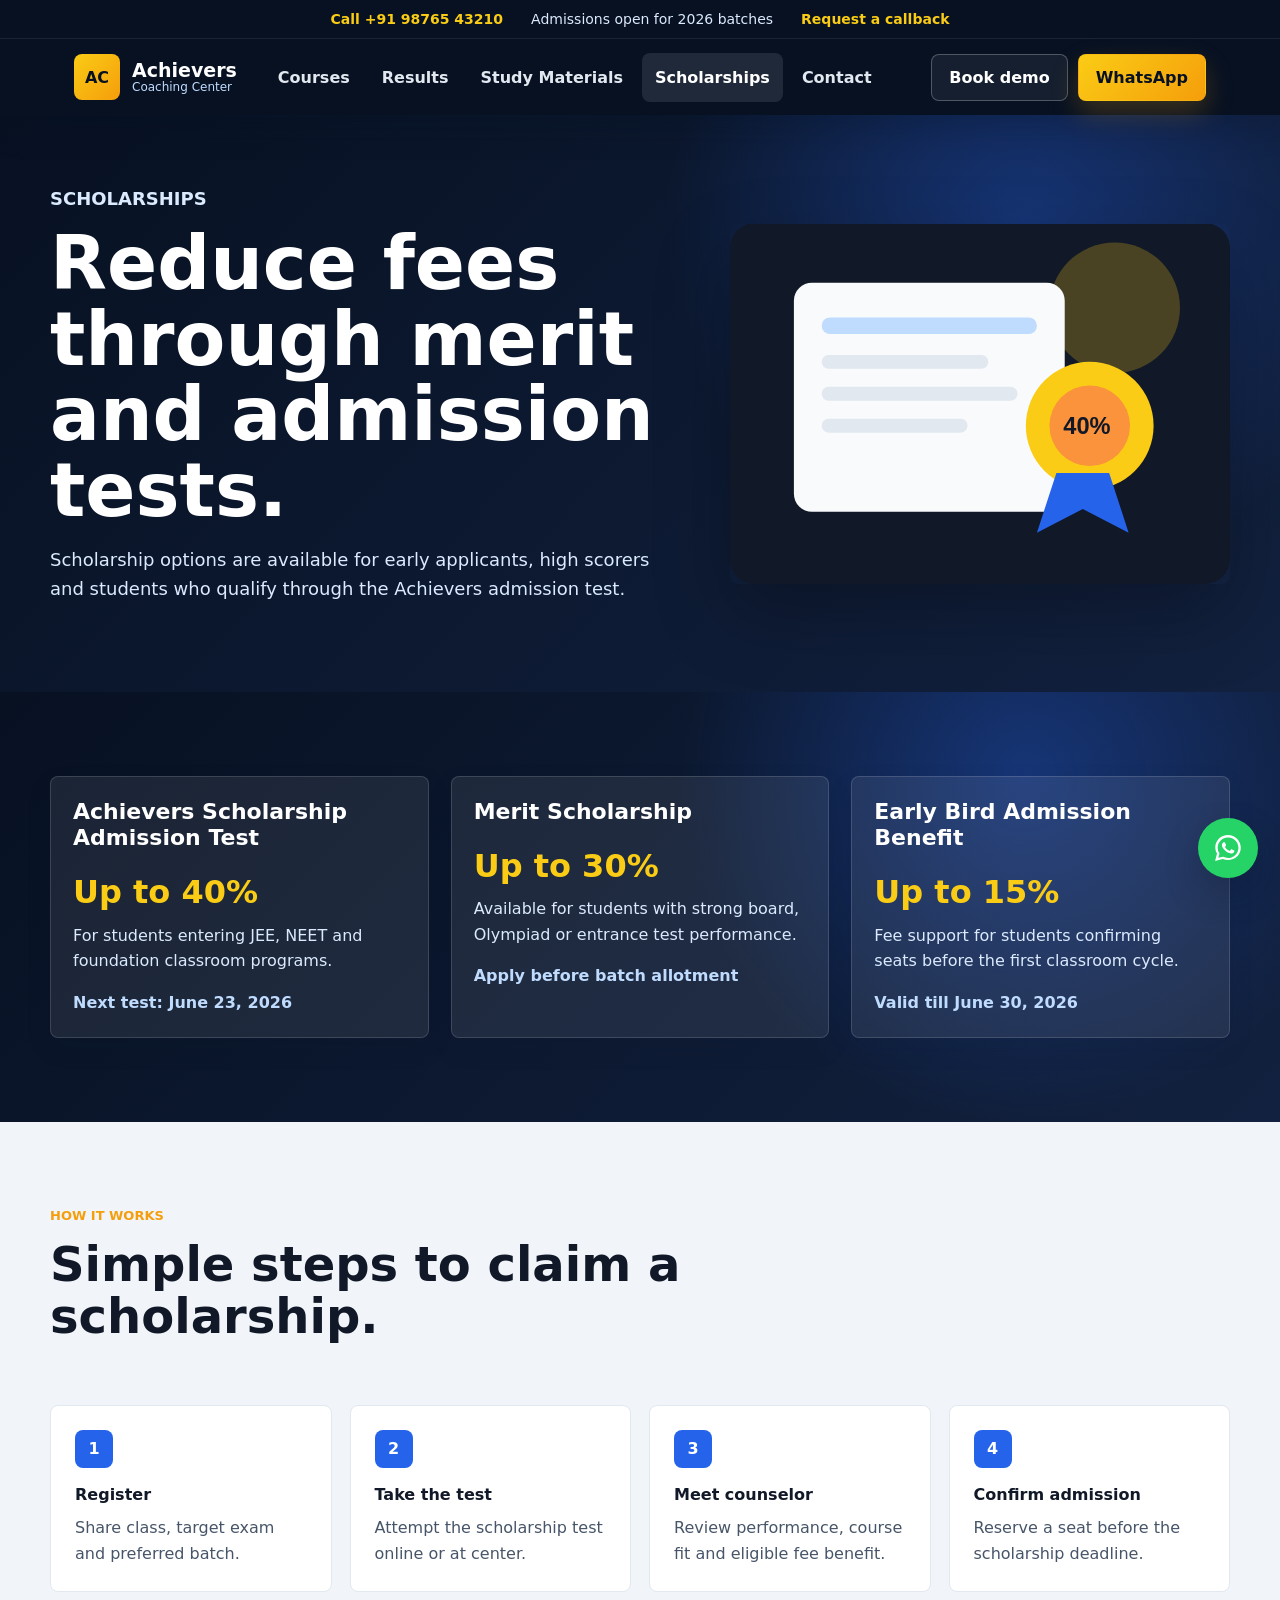
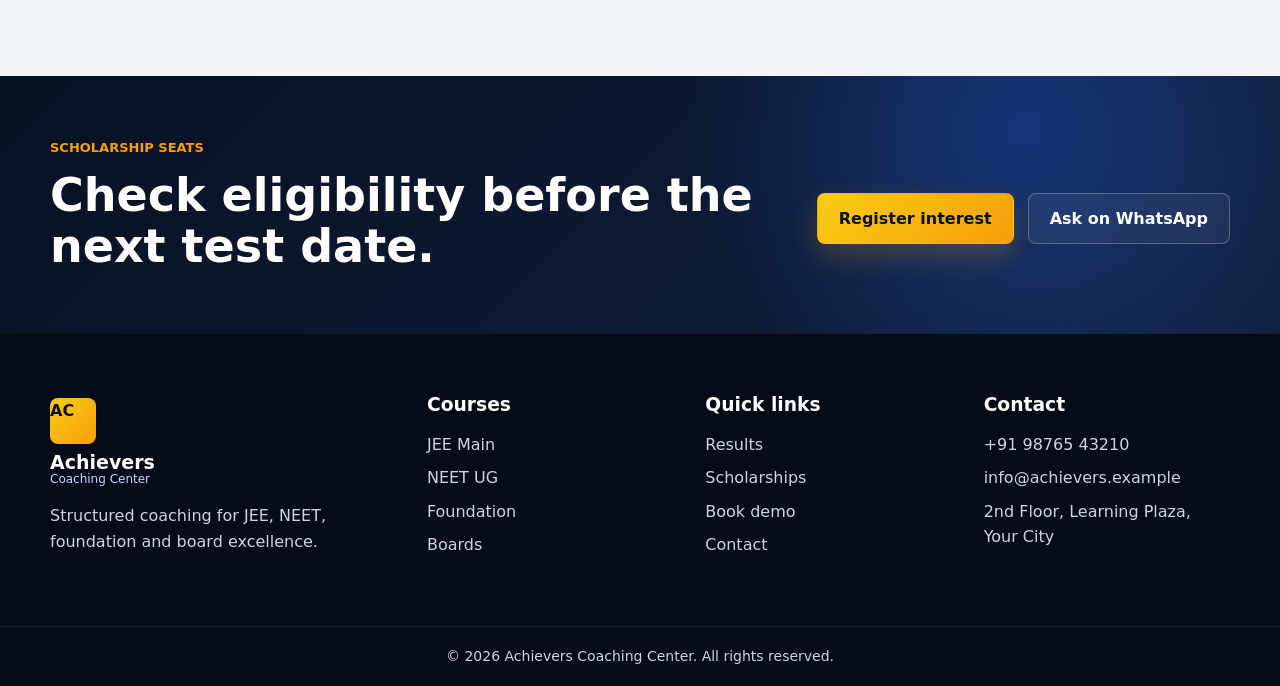
<file: scholarships.html>
<!DOCTYPE html>
<html lang="en">
  <head>
    <meta charset="UTF-8" />
    <meta name="viewport" content="width=device-width, initial-scale=1.0" />
    <title>Scholarships | Achievers Coaching Center</title>
    <meta name="description" content="Apply for Achievers scholarship tests, merit benefits and early admission fee support." />
    <link rel="stylesheet" href="styles.css" />
  </head>
  <body data-page="scholarships">
    <header class="site-header">
      <div class="top-strip"><a href="tel:+919876543210">Call +91 98765 43210</a><span>Admissions open for 2026 batches</span><a href="contact.html#demo">Request a callback</a></div>
      <nav class="navbar" aria-label="Primary navigation">
        <a class="brand" href="index.html"><span class="brand-mark">AC</span><span><strong>Achievers</strong><small>Coaching Center</small></span></a>
        <button class="menu-toggle" type="button" aria-expanded="false" aria-controls="mobile-menu"><span></span><span></span><span></span><span class="sr-only">Open menu</span></button>
        <div class="nav-links">
          <div class="nav-item">
            <button type="button">Courses</button>
            <div class="mega-menu">
              <div>
                <strong>Engineering</strong>
                <a href="courses.html#jee-main">JEE Main</a>
                <a href="courses.html#jee-advanced">JEE Advanced</a>
                <a href="courses.html#crash-courses">Crash Courses</a>
              </div>
              <div>
                <strong>Medical</strong>
                <a href="courses.html#neet">NEET UG</a>
                <a href="courses.html#repeaters">Repeater Program</a>
                <a href="courses.html#test-series">Test Series</a>
              </div>
              <div>
                <strong>School</strong>
                <a href="courses.html#foundation">Foundation 6-10</a>
                <a href="courses.html#boards">Board Excellence</a>
                <a href="courses.html#olympiad">Olympiad Prep</a>
              </div>
            </div>
          </div>
          <div class="nav-item">
            <button type="button">Results</button>
            <div class="mega-menu compact">
              <div>
                <strong>Achievements</strong>
                <a href="results.html#stars">JEE Selections</a>
                <a href="results.html#stars">NEET Selections</a>
                <a href="results.html#stars">School Toppers</a>
              </div>
              <div>
                <strong>Student Stories</strong>
                <a href="results.html#stars">Meet our Stars</a>
                <a href="results.html#testimonials">Parent Reviews</a>
              </div>
            </div>
          </div>
          <div class="nav-item">
            <button type="button">Study Materials</button>
            <div class="mega-menu compact">
              <div>
                <strong>Resources</strong>
                <a href="courses.html#test-series">Mock Tests</a>
                <a href="courses.html#boards">Board Notes</a>
                <a href="courses.html#foundation">Foundation Practice</a>
              </div>
              <div>
                <strong>Support</strong>
                <a href="contact.html#demo">Doubt Session</a>
                <a href="contact.html#demo">Mentor Call</a>
              </div>
            </div>
          </div>
          <a class="active" href="scholarships.html">Scholarships</a>
          <a href="contact.html">Contact</a>
        </div>
        <div class="nav-actions"><a class="ghost-button" href="contact.html#demo">Book demo</a><a class="primary-button" href="https://wa.me/919876543210">WhatsApp</a></div>
      </nav>
      <div class="mobile-menu" id="mobile-menu" hidden><a href="index.html">Home</a><a href="courses.html">Courses</a><a href="results.html">Results</a><a href="scholarships.html">Scholarships</a><a href="contact.html">Contact</a></div>
    </header>

    <main>
      <section class="page-hero section-dark">
        <div class="section-inner page-hero-grid">
          <div>
            <p class="eyebrow">Scholarships</p>
            <h1>Reduce fees through merit and admission tests.</h1>
            <p>Scholarship options are available for early applicants, high scorers and students who qualify through the Achievers admission test.</p>
          </div>
          <img src="assets/scholarship-badge.svg" alt="Scholarship badge and academic certificate" />
        </div>
      </section>

      <section class="section section-dark">
        <div class="section-inner scholarship-grid full" data-render="scholarships"></div>
      </section>

      <section class="section section-soft">
        <div class="section-inner timeline">
          <div class="section-heading">
            <p class="eyebrow">How it works</p>
            <h2>Simple steps to claim a scholarship.</h2>
          </div>
          <ol class="steps">
            <li><strong>Register</strong><span>Share class, target exam and preferred batch.</span></li>
            <li><strong>Take the test</strong><span>Attempt the scholarship test online or at center.</span></li>
            <li><strong>Meet counselor</strong><span>Review performance, course fit and eligible fee benefit.</span></li>
            <li><strong>Confirm admission</strong><span>Reserve a seat before the scholarship deadline.</span></li>
          </ol>
        </div>
      </section>

      <section class="final-cta section-dark">
        <div class="section-inner cta-grid">
          <div>
            <p class="eyebrow">Scholarship seats</p>
            <h2>Check eligibility before the next test date.</h2>
          </div>
          <div class="cta-actions">
            <a class="primary-button large" href="contact.html#demo">Register interest</a>
            <a class="ghost-button large" href="https://wa.me/919876543210">Ask on WhatsApp</a>
          </div>
        </div>
      </section>
    </main>

    <footer class="site-footer">
      <div class="section-inner footer-grid">
        <div><a class="brand footer-brand" href="index.html"><span class="brand-mark">AC</span><span><strong>Achievers</strong><small>Coaching Center</small></span></a><p>Structured coaching for JEE, NEET, foundation and board excellence.</p></div>
        <div><h3>Courses</h3><a href="courses.html#jee-main">JEE Main</a><a href="courses.html#neet">NEET UG</a><a href="courses.html#foundation">Foundation</a><a href="courses.html#boards">Boards</a></div>
        <div><h3>Quick links</h3><a href="results.html">Results</a><a href="scholarships.html">Scholarships</a><a href="contact.html#demo">Book demo</a><a href="contact.html">Contact</a></div>
        <div><h3>Contact</h3><a href="tel:+919876543210">+91 98765 43210</a><a href="mailto:info@achievers.example">info@achievers.example</a><span>2nd Floor, Learning Plaza, Your City</span></div>
      </div>
      <div class="footer-bottom">&copy; 2026 Achievers Coaching Center. All rights reserved.</div>
    </footer>
    <script src="script.js"></script>
  </body>
</html>
</file>
<file: styles.css>
:root {
  --navy-950: #071122;
  --navy-900: #0f172a;
  --navy-800: #12213f;
  --blue-700: #1d4ed8;
  --blue-600: #2563eb;
  --blue-100: #dbeafe;
  --amber-500: #f59e0b;
  --yellow-400: #facc15;
  --green-600: #16a34a;
  --red-600: #dc2626;
  --slate-900: #111827;
  --slate-700: #334155;
  --slate-600: #475569;
  --slate-200: #e2e8f0;
  --slate-100: #f1f5f9;
  --white: #ffffff;
  --shadow: 0 18px 55px rgba(15, 23, 42, 0.16);
  --radius: 8px;
  --max: 1180px;
}

* {
  box-sizing: border-box;
}

html {
  scroll-behavior: smooth;
}

body {
  margin: 0;
  font-family: system-ui, -apple-system, BlinkMacSystemFont, "Segoe UI", sans-serif;
  color: var(--slate-900);
  background: var(--white);
  line-height: 1.6;
}

body.menu-open {
  overflow: hidden;
}

img {
  display: block;
  max-width: 100%;
}

a {
  color: inherit;
  text-decoration: none;
}

button,
input,
select,
textarea {
  font: inherit;
}

button {
  cursor: pointer;
}

.sr-only {
  position: absolute;
  width: 1px;
  height: 1px;
  padding: 0;
  margin: -1px;
  overflow: hidden;
  clip: rect(0, 0, 0, 0);
  white-space: nowrap;
  border: 0;
}

.site-header {
  position: sticky;
  top: 0;
  z-index: 50;
  background: var(--navy-950);
  color: var(--white);
  box-shadow: 0 12px 30px rgba(7, 17, 34, 0.24);
}

.top-strip {
  display: flex;
  justify-content: center;
  gap: 28px;
  padding: 8px 20px;
  font-size: 14px;
  color: #dbeafe;
  border-bottom: 1px solid rgba(255, 255, 255, 0.08);
}

.top-strip a {
  color: var(--yellow-400);
  font-weight: 700;
}

.navbar {
  max-width: var(--max);
  margin: 0 auto;
  display: flex;
  align-items: center;
  gap: 28px;
  min-height: 76px;
  padding: 0 24px;
}

.brand {
  display: inline-flex;
  align-items: center;
  gap: 12px;
  flex: 0 0 auto;
}

.brand-mark {
  display: grid;
  width: 46px;
  height: 46px;
  place-items: center;
  border-radius: 8px;
  background: linear-gradient(135deg, var(--yellow-400), var(--amber-500));
  color: var(--navy-950);
  font-weight: 900;
}

.brand strong,
.brand small {
  display: block;
  line-height: 1.15;
}

.brand strong {
  font-size: 19px;
}

.brand small {
  color: #bfdbfe;
  font-size: 12px;
}

.nav-links {
  display: flex;
  align-items: center;
  gap: 6px;
  flex: 1;
}

.nav-links > a,
.nav-item > button {
  border: 0;
  background: transparent;
  color: #e2e8f0;
  padding: 12px 13px;
  border-radius: 8px;
  font-weight: 750;
}

.nav-links > a:hover,
.nav-links > a:focus-visible,
.nav-links > a.active,
.nav-item.active-section > button,
.nav-item:hover > button,
.nav-item:focus-within > button {
  background: rgba(255, 255, 255, 0.1);
  color: var(--white);
}

.nav-item {
  position: relative;
}

.mega-menu {
  position: absolute;
  top: calc(100% + 12px);
  left: 0;
  display: grid;
  grid-template-columns: repeat(3, minmax(180px, 1fr));
  gap: 18px;
  min-width: 650px;
  padding: 22px;
  background: var(--white);
  color: var(--slate-900);
  border: 1px solid var(--slate-200);
  border-radius: 8px;
  box-shadow: var(--shadow);
  opacity: 0;
  visibility: hidden;
  transform: translateY(8px);
  transition: opacity 180ms ease, transform 180ms ease, visibility 180ms ease;
}

.mega-menu.compact {
  grid-template-columns: repeat(2, minmax(190px, 1fr));
  min-width: 430px;
}

.nav-item:hover .mega-menu,
.nav-item:focus-within .mega-menu {
  opacity: 1;
  visibility: visible;
  transform: translateY(0);
}

.mega-menu strong {
  display: block;
  margin-bottom: 10px;
  color: var(--blue-700);
}

.mega-menu a {
  display: block;
  padding: 8px 0;
  color: var(--slate-700);
  font-weight: 650;
}

.mega-menu a:hover {
  color: var(--blue-700);
}

.nav-actions {
  display: flex;
  gap: 10px;
  align-items: center;
}

.primary-button,
.ghost-button {
  display: inline-flex;
  align-items: center;
  justify-content: center;
  gap: 8px;
  min-height: 42px;
  padding: 10px 17px;
  border-radius: 8px;
  font-weight: 800;
  border: 1px solid transparent;
  transition: transform 160ms ease, box-shadow 160ms ease, background 160ms ease;
}

.primary-button {
  background: linear-gradient(135deg, var(--yellow-400), var(--amber-500));
  color: var(--navy-950);
  box-shadow: 0 12px 28px rgba(245, 158, 11, 0.22);
}

.ghost-button {
  color: var(--white);
  border-color: rgba(255, 255, 255, 0.25);
  background: rgba(255, 255, 255, 0.06);
}

.primary-button:hover,
.primary-button:focus-visible,
.ghost-button:hover,
.ghost-button:focus-visible {
  transform: translateY(-1px);
}

.large {
  min-height: 50px;
  padding: 12px 21px;
}

.menu-toggle {
  display: none;
  width: 44px;
  height: 44px;
  border: 1px solid rgba(255, 255, 255, 0.2);
  border-radius: 8px;
  background: rgba(255, 255, 255, 0.06);
  place-items: center;
  padding: 10px;
  margin-left: auto;
}

.menu-toggle span:not(.sr-only) {
  display: block;
  width: 20px;
  height: 2px;
  background: var(--white);
  margin: 3px 0;
}

.mobile-menu {
  display: none;
}

.ticker {
  overflow: hidden;
  display: flex;
  align-items: center;
  gap: 20px;
  min-height: 48px;
  background: linear-gradient(90deg, var(--yellow-400), #fb923c);
  color: var(--navy-950);
  font-weight: 800;
  white-space: nowrap;
}

.ticker strong {
  flex: 0 0 auto;
  padding-left: max(24px, calc((100vw - var(--max)) / 2 + 24px));
}

.ticker-track {
  display: flex;
  gap: 38px;
  min-width: max-content;
  animation: ticker 26s linear infinite;
}

.ticker:hover .ticker-track {
  animation-play-state: paused;
}

.ticker-track span::before {
  content: "";
  display: inline-block;
  width: 8px;
  height: 8px;
  margin-right: 14px;
  border-radius: 999px;
  background: var(--navy-950);
}

@keyframes ticker {
  from {
    transform: translateX(0);
  }
  to {
    transform: translateX(-50%);
  }
}

.section {
  padding: 84px 0;
}

.section-inner {
  width: min(var(--max), calc(100% - 40px));
  margin: 0 auto;
}

.section-dark {
  color: var(--white);
  background:
    radial-gradient(circle at 80% 20%, rgba(37, 99, 235, 0.36), transparent 32%),
    linear-gradient(135deg, var(--navy-950), var(--navy-800));
}

.section-soft {
  background: var(--slate-100);
}

.hero {
  padding: 76px 0 88px;
}

.hero-grid,
.page-hero-grid,
.demo-grid,
.cta-grid {
  display: grid;
  grid-template-columns: minmax(0, 1fr) minmax(320px, 0.8fr);
  gap: 56px;
  align-items: center;
}

.hero-copy h1,
.page-hero h1 {
  max-width: 760px;
  margin: 0;
  font-size: clamp(42px, 6vw, 74px);
  line-height: 1.02;
}

.hero-copy p,
.page-hero p,
.demo-grid p {
  max-width: 640px;
  color: #dbeafe;
  font-size: 18px;
}

.eyebrow {
  margin: 0 0 12px;
  color: var(--amber-500);
  font-size: 13px;
  font-weight: 900;
  text-transform: uppercase;
}

.hero-actions,
.cta-actions {
  display: flex;
  flex-wrap: wrap;
  gap: 14px;
  margin-top: 28px;
}

.hero-proof {
  display: grid;
  grid-template-columns: repeat(3, minmax(0, 1fr));
  gap: 14px;
  margin-top: 34px;
}

.hero-proof span {
  min-height: 86px;
  padding: 15px;
  border: 1px solid rgba(255, 255, 255, 0.16);
  border-radius: 8px;
  background: rgba(255, 255, 255, 0.07);
  color: #bfdbfe;
}

.hero-proof strong {
  display: block;
  color: var(--white);
  font-size: 28px;
}

.hero-media {
  position: relative;
  min-height: 390px;
}

.hero-media img,
.page-hero-grid img {
  width: 100%;
  border-radius: 8px;
  box-shadow: 0 30px 75px rgba(0, 0, 0, 0.26);
}

.rank-card {
  position: absolute;
  right: -10px;
  bottom: 26px;
  width: min(220px, 60%);
  padding: 18px;
  border-radius: 8px;
  background: var(--white);
  color: var(--slate-900);
  box-shadow: var(--shadow);
}

.rank-card span,
.rank-card strong,
.rank-card small {
  display: block;
}

.rank-card span {
  color: var(--blue-700);
  font-size: 34px;
  font-weight: 950;
  line-height: 1;
}

.rank-card small {
  color: var(--slate-600);
}

.stats-band {
  background: var(--yellow-400);
  color: var(--navy-950);
}

.stats-grid {
  display: grid;
  grid-template-columns: repeat(4, 1fr);
}

.stats-grid div {
  padding: 27px 20px;
  text-align: center;
  border-left: 1px solid rgba(7, 17, 34, 0.16);
}

.stats-grid div:first-child {
  border-left: 0;
}

.stats-grid strong {
  display: block;
  font-size: clamp(30px, 4vw, 48px);
  line-height: 1;
}

.stats-grid span {
  display: block;
  margin-top: 8px;
  font-weight: 800;
}

.section-heading {
  margin-bottom: 34px;
}

.section-heading h2 {
  max-width: 760px;
  margin: 0;
  font-size: clamp(32px, 4vw, 48px);
  line-height: 1.08;
}

.section-heading.center {
  text-align: center;
}

.section-heading.center h2,
.section-heading.center .eyebrow {
  margin-left: auto;
  margin-right: auto;
}

.section-heading.split {
  display: flex;
  justify-content: space-between;
  gap: 24px;
  align-items: end;
}

.text-link {
  color: var(--blue-700);
  font-weight: 900;
}

.filter-tabs {
  display: flex;
  flex-wrap: wrap;
  gap: 10px;
  margin-bottom: 24px;
}

.filter-tabs button {
  border: 1px solid var(--slate-200);
  background: var(--white);
  color: var(--slate-700);
  border-radius: 8px;
  padding: 10px 16px;
  font-weight: 850;
}

.filter-tabs button.active,
.filter-tabs button:hover,
.filter-tabs button:focus-visible {
  border-color: var(--blue-600);
  background: var(--blue-600);
  color: var(--white);
}

.card-rail {
  display: grid;
  grid-auto-flow: column;
  grid-auto-columns: minmax(260px, 31%);
  gap: 18px;
  overflow-x: auto;
  padding: 6px 2px 18px;
  scroll-snap-type: x mandatory;
  scrollbar-width: thin;
}

.card-rail > * {
  scroll-snap-align: start;
}

.stars-grid,
.course-grid,
.scholarship-grid,
.contact-grid {
  display: grid;
  grid-template-columns: repeat(3, minmax(0, 1fr));
  gap: 22px;
}

.stars-grid {
  grid-template-columns: repeat(4, minmax(0, 1fr));
}

.star-card,
.course-card,
.scholarship-card,
.testimonial-card,
.contact-card,
.feature-list article {
  border-radius: 8px;
  border: 1px solid var(--slate-200);
  background: var(--white);
  box-shadow: 0 10px 28px rgba(15, 23, 42, 0.08);
}

.star-card {
  overflow: hidden;
}

.star-avatar {
  display: grid;
  min-height: 240px;
  place-items: center;
  background: linear-gradient(135deg, var(--blue-100), #fef3c7);
  color: var(--navy-950);
  font-size: 54px;
  font-weight: 950;
}

.star-photo {
  width: 100%;
  height: 240px;
  object-fit: cover;
  object-position: center 38%;
  background: var(--blue-100);
}

.star-card-body,
.course-card,
.scholarship-card,
.testimonial-card,
.contact-card,
.feature-list article {
  padding: 22px;
}

.star-card h3,
.course-card h3,
.scholarship-card h3,
.contact-card h2 {
  margin: 0 0 8px;
  font-size: 22px;
  line-height: 1.2;
}

.star-card p,
.course-card p,
.scholarship-card p,
.testimonial-card p,
.contact-card p {
  color: var(--slate-600);
  margin: 0;
}

.result-pill,
.category-pill {
  display: inline-flex;
  margin-bottom: 14px;
  padding: 5px 10px;
  border-radius: 999px;
  background: var(--blue-100);
  color: var(--blue-700);
  font-size: 12px;
  font-weight: 900;
  text-transform: uppercase;
}

.course-card {
  position: relative;
  overflow: hidden;
  min-height: 270px;
}

.course-card::before {
  content: "";
  display: block;
  height: 8px;
  margin: -22px -22px 20px;
  background: var(--course-color, var(--blue-600));
}

.course-icon {
  display: grid;
  width: 52px;
  height: 52px;
  place-items: center;
  border-radius: 8px;
  margin-bottom: 18px;
  background: color-mix(in srgb, var(--course-color, var(--blue-600)) 16%, white);
  color: var(--course-color, var(--blue-600));
  font-weight: 950;
}

.course-card ul {
  margin: 18px 0;
  padding-left: 18px;
  color: var(--slate-700);
}

.course-card a {
  color: var(--blue-700);
  font-weight: 900;
}

.scholarship-preview .section-heading h2,
.scholarship-preview .section-heading .eyebrow,
.section-dark .section-heading h2 {
  color: var(--white);
}

.scholarship-card {
  background: rgba(255, 255, 255, 0.08);
  border-color: rgba(255, 255, 255, 0.14);
  color: var(--white);
}

.scholarship-card p {
  color: #dbeafe;
}

.scholarship-card strong {
  display: block;
  margin: 16px 0 4px;
  color: var(--yellow-400);
  font-size: 32px;
}

.deadline {
  display: block;
  margin-top: 16px;
  color: #bfdbfe;
  font-weight: 800;
}

.testimonial-shell {
  display: grid;
  grid-template-columns: 48px minmax(0, 1fr) 48px;
  gap: 16px;
  align-items: center;
}

.testimonial-window {
  min-height: 260px;
}

.testimonial-card {
  min-height: 250px;
  display: none;
}

.testimonial-card.active {
  display: grid;
  align-content: center;
  gap: 18px;
}

.rating {
  color: var(--amber-500);
  font-weight: 950;
}

.testimonial-card blockquote {
  margin: 0;
  color: var(--slate-900);
  font-size: 22px;
  line-height: 1.45;
}

.testimonial-card cite {
  color: var(--slate-600);
  font-style: normal;
  font-weight: 800;
}

.slider-button {
  width: 48px;
  height: 48px;
  border: 1px solid var(--slate-200);
  border-radius: 8px;
  background: var(--white);
  color: var(--navy-950);
  font-size: 28px;
  font-weight: 900;
}

.testimonial-dots {
  display: flex;
  justify-content: center;
  gap: 9px;
  margin-top: 18px;
}

.testimonial-dots button {
  width: 11px;
  height: 11px;
  border: 0;
  border-radius: 999px;
  background: var(--slate-200);
  padding: 0;
}

.testimonial-dots button.active {
  background: var(--blue-600);
}

.demo-grid {
  align-items: start;
}

.section-soft .demo-grid p {
  color: var(--slate-600);
}

.lead-form {
  display: grid;
  gap: 14px;
  padding: 24px;
  border: 1px solid var(--slate-200);
  border-radius: 8px;
  background: var(--white);
  box-shadow: var(--shadow);
}

.lead-form label {
  display: grid;
  gap: 7px;
  color: var(--slate-700);
  font-weight: 800;
}

.lead-form input,
.lead-form select,
.lead-form textarea {
  width: 100%;
  border: 1px solid var(--slate-200);
  border-radius: 8px;
  padding: 12px 13px;
  color: var(--slate-900);
  background: var(--white);
}

.lead-form input:focus,
.lead-form select:focus,
.lead-form textarea:focus {
  border-color: var(--blue-600);
  outline: 3px solid rgba(37, 99, 235, 0.14);
}

.form-status {
  min-height: 24px;
  margin: 0;
  color: var(--green-600);
  font-weight: 800;
}

.page-hero {
  padding: 70px 0;
}

.page-hero-grid img {
  max-height: 360px;
  object-fit: cover;
}

.program-table,
.timeline {
  display: grid;
  gap: 28px;
}

.feature-list {
  display: grid;
  grid-template-columns: repeat(4, 1fr);
  gap: 18px;
}

.feature-list strong,
.feature-list span {
  display: block;
}

.feature-list span {
  color: var(--slate-600);
  margin-top: 8px;
}

.steps {
  display: grid;
  grid-template-columns: repeat(4, 1fr);
  gap: 18px;
  margin: 0;
  padding: 0;
  list-style: none;
  counter-reset: steps;
}

.steps li {
  counter-increment: steps;
  padding: 24px;
  border-radius: 8px;
  background: var(--white);
  border: 1px solid var(--slate-200);
}

.steps li::before {
  content: counter(steps);
  display: grid;
  width: 38px;
  height: 38px;
  place-items: center;
  margin-bottom: 14px;
  border-radius: 8px;
  background: var(--blue-600);
  color: var(--white);
  font-weight: 900;
}

.steps strong,
.steps span {
  display: block;
}

.steps span {
  margin-top: 8px;
  color: var(--slate-600);
}

.contact-card {
  min-height: 210px;
}

.contact-card a {
  display: block;
  color: var(--blue-700);
  font-weight: 900;
  margin-bottom: 8px;
  overflow-wrap: anywhere;
}

.contact-icon {
  display: grid;
  width: 54px;
  height: 54px;
  place-items: center;
  margin-bottom: 18px;
  border-radius: 8px;
  background: var(--blue-100);
  color: var(--blue-700);
  font-weight: 950;
}

.map-placeholder {
  display: grid;
  place-items: center;
  min-height: 230px;
  margin-top: 26px;
  padding: 24px;
  border-radius: 8px;
  color: var(--white);
  background:
    linear-gradient(90deg, rgba(255, 255, 255, 0.08) 1px, transparent 1px),
    linear-gradient(rgba(255, 255, 255, 0.08) 1px, transparent 1px),
    var(--navy-900);
  background-size: 32px 32px;
  text-align: center;
}

.map-placeholder span {
  display: block;
  color: #bfdbfe;
}

.final-cta {
  padding: 62px 0;
}

.cta-grid {
  grid-template-columns: minmax(0, 1fr) auto;
}

.cta-grid h2 {
  margin: 0;
  font-size: clamp(30px, 4vw, 46px);
  line-height: 1.1;
}

.site-footer {
  color: #cbd5e1;
  background: #050b17;
}

.footer-grid {
  display: grid;
  grid-template-columns: 1.4fr repeat(3, 1fr);
  gap: 32px;
  padding: 56px 0;
}

.footer-grid h3 {
  margin: 0 0 12px;
  color: var(--white);
}

.footer-grid a,
.footer-grid span {
  display: block;
  margin: 8px 0;
}

.footer-grid a:hover {
  color: var(--yellow-400);
}

.footer-brand {
  color: var(--white);
}

.footer-bottom {
  padding: 18px 24px;
  text-align: center;
  border-top: 1px solid rgba(255, 255, 255, 0.08);
  font-size: 14px;
}

.floating-whatsapp {
  position: fixed;
  right: 22px;
  bottom: 22px;
  z-index: 80;
  display: grid;
  width: 60px;
  height: 60px;
  place-items: center;
  border-radius: 999px;
  background: #25d366;
  color: var(--white);
  box-shadow: 0 16px 34px rgba(15, 23, 42, 0.28);
  transition: transform 160ms ease, box-shadow 160ms ease;
}

.floating-whatsapp:hover,
.floating-whatsapp:focus-visible {
  transform: translateY(-2px);
  box-shadow: 0 20px 42px rgba(15, 23, 42, 0.34);
}

.floating-whatsapp svg {
  width: 36px;
  height: 36px;
  fill: currentColor;
}

[hidden],
.hidden {
  display: none !important;
}

@media (max-width: 1040px) {
  .nav-links,
  .nav-actions {
    display: none;
  }

  .menu-toggle {
    display: grid;
  }

  .mobile-menu {
    position: fixed;
    inset: 116px 14px auto;
    display: grid;
    gap: 10px;
    padding: 18px;
    border: 1px solid rgba(255, 255, 255, 0.12);
    border-radius: 8px;
    background: var(--navy-900);
    box-shadow: var(--shadow);
  }

  .mobile-menu a {
    padding: 14px;
    border-radius: 8px;
    background: rgba(255, 255, 255, 0.07);
    font-weight: 850;
  }

  .hero-grid,
  .page-hero-grid,
  .demo-grid,
  .cta-grid {
    grid-template-columns: 1fr;
  }

  .hero-proof,
  .stats-grid,
  .stars-grid,
  .course-grid,
  .scholarship-grid,
  .contact-grid,
  .feature-list,
  .steps,
  .footer-grid {
    grid-template-columns: repeat(2, minmax(0, 1fr));
  }

  .cta-grid {
    gap: 24px;
  }
}

@media (max-width: 720px) {
  .top-strip {
    display: none;
  }

  .navbar {
    min-height: 70px;
    padding: 0 16px;
  }

  .mobile-menu {
    inset: 82px 12px auto;
  }

  .section,
  .hero,
  .page-hero {
    padding: 56px 0;
  }

  .section-inner {
    width: min(100% - 28px, var(--max));
  }

  .hero-copy h1,
  .page-hero h1 {
    font-size: 40px;
  }

  .hero-copy p,
  .page-hero p,
  .demo-grid p {
    font-size: 16px;
  }

  .hero-proof,
  .stats-grid,
  .stars-grid,
  .course-grid,
  .scholarship-grid,
  .contact-grid,
  .feature-list,
  .steps,
  .footer-grid {
    grid-template-columns: 1fr;
  }

  .section-heading.split {
    display: block;
  }

  .section-heading.split .text-link,
  .section-heading.split .primary-button,
  .section-heading.split .ghost-button {
    margin-top: 16px;
  }

  .card-rail {
    grid-auto-columns: minmax(260px, 86%);
  }

  .testimonial-shell {
    grid-template-columns: 1fr;
  }

  .slider-button {
    display: none;
  }

  .testimonial-card blockquote {
    font-size: 19px;
  }

  .stats-grid div {
    border-left: 0;
    border-top: 1px solid rgba(7, 17, 34, 0.16);
  }

  .stats-grid div:first-child {
    border-top: 0;
  }

  .rank-card {
    right: 12px;
    bottom: 12px;
  }

  .floating-whatsapp {
    right: 16px;
    bottom: 16px;
    width: 54px;
    height: 54px;
  }

  .floating-whatsapp svg {
    width: 32px;
    height: 32px;
  }

  .ticker {
    display: block;
    padding: 10px 0;
  }

  .ticker strong {
    display: block;
    padding: 0 14px 6px;
  }
}

@media (prefers-reduced-motion: reduce) {
  *,
  *::before,
  *::after {
    scroll-behavior: auto !important;
    animation-duration: 0.01ms !important;
    animation-iteration-count: 1 !important;
    transition-duration: 0.01ms !important;
  }

  .ticker-track {
    animation: none;
    flex-wrap: wrap;
    min-width: 0;
  }
}
</file>
